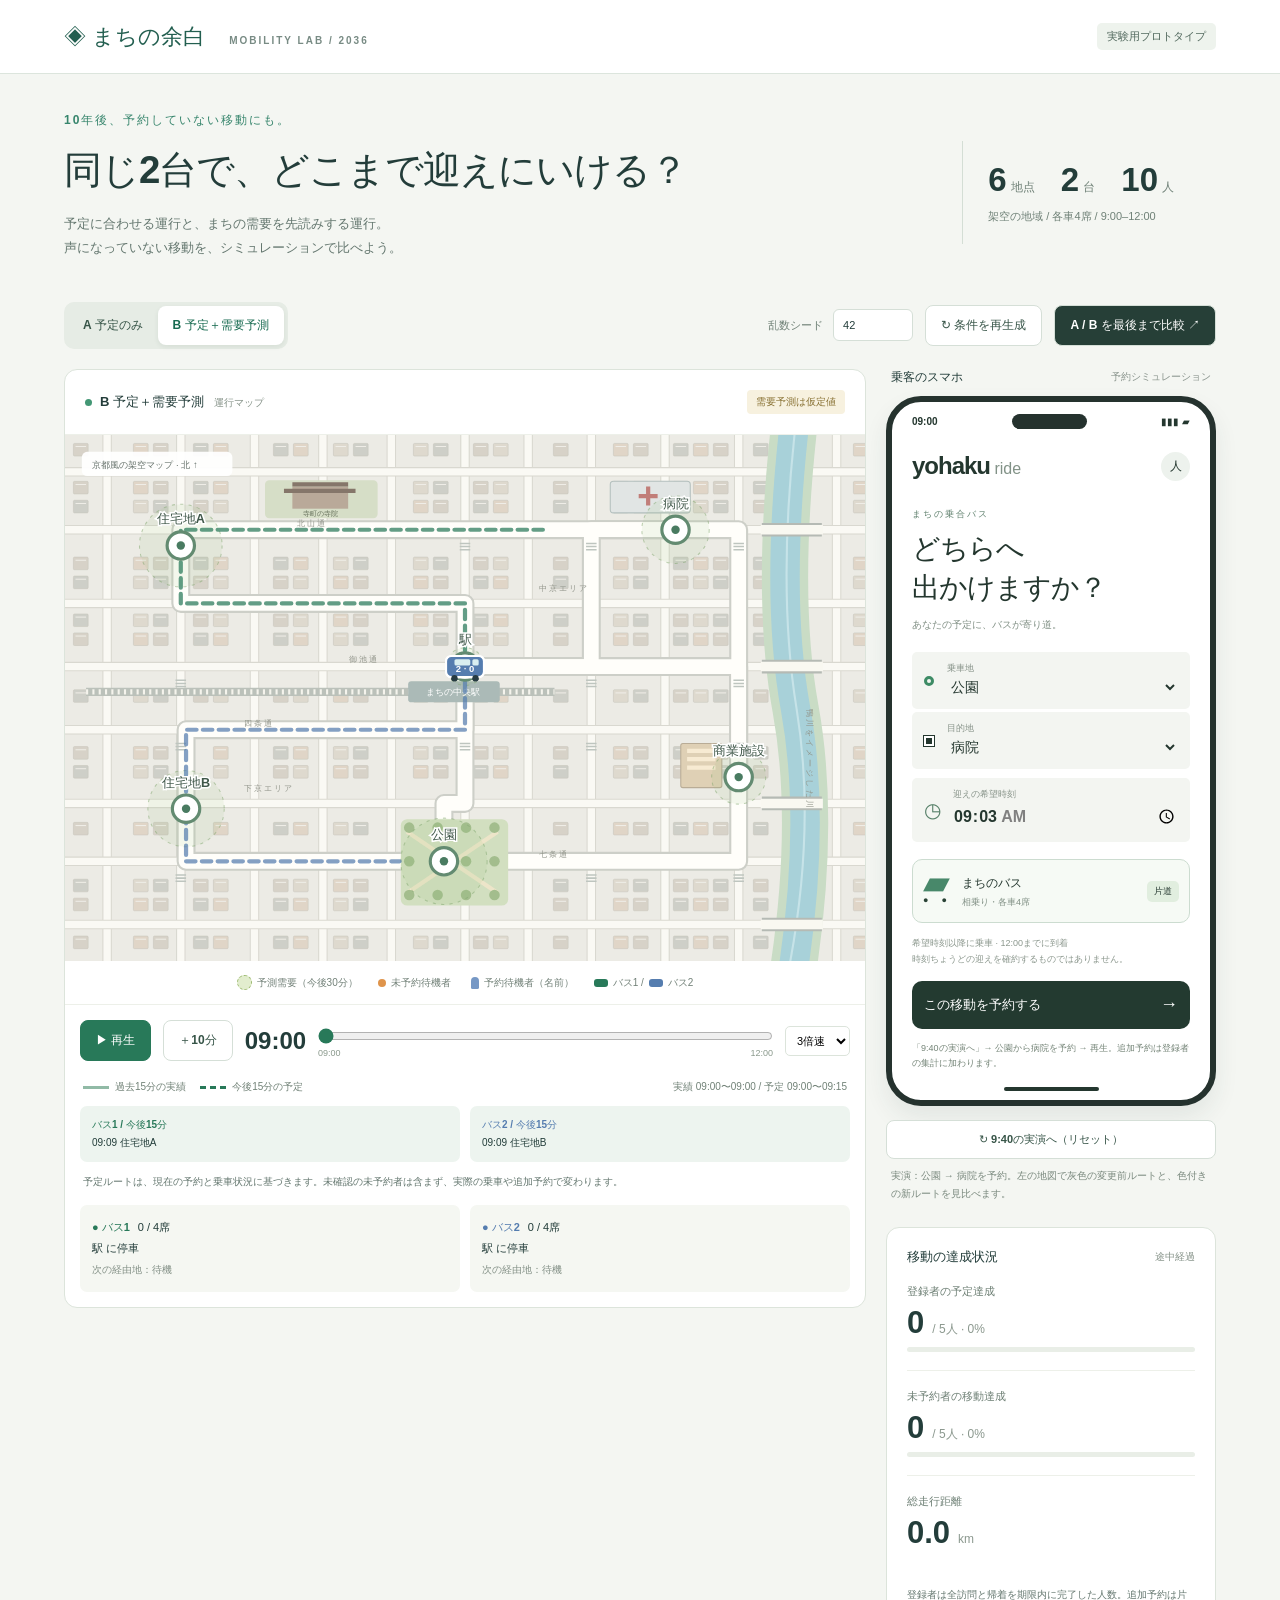
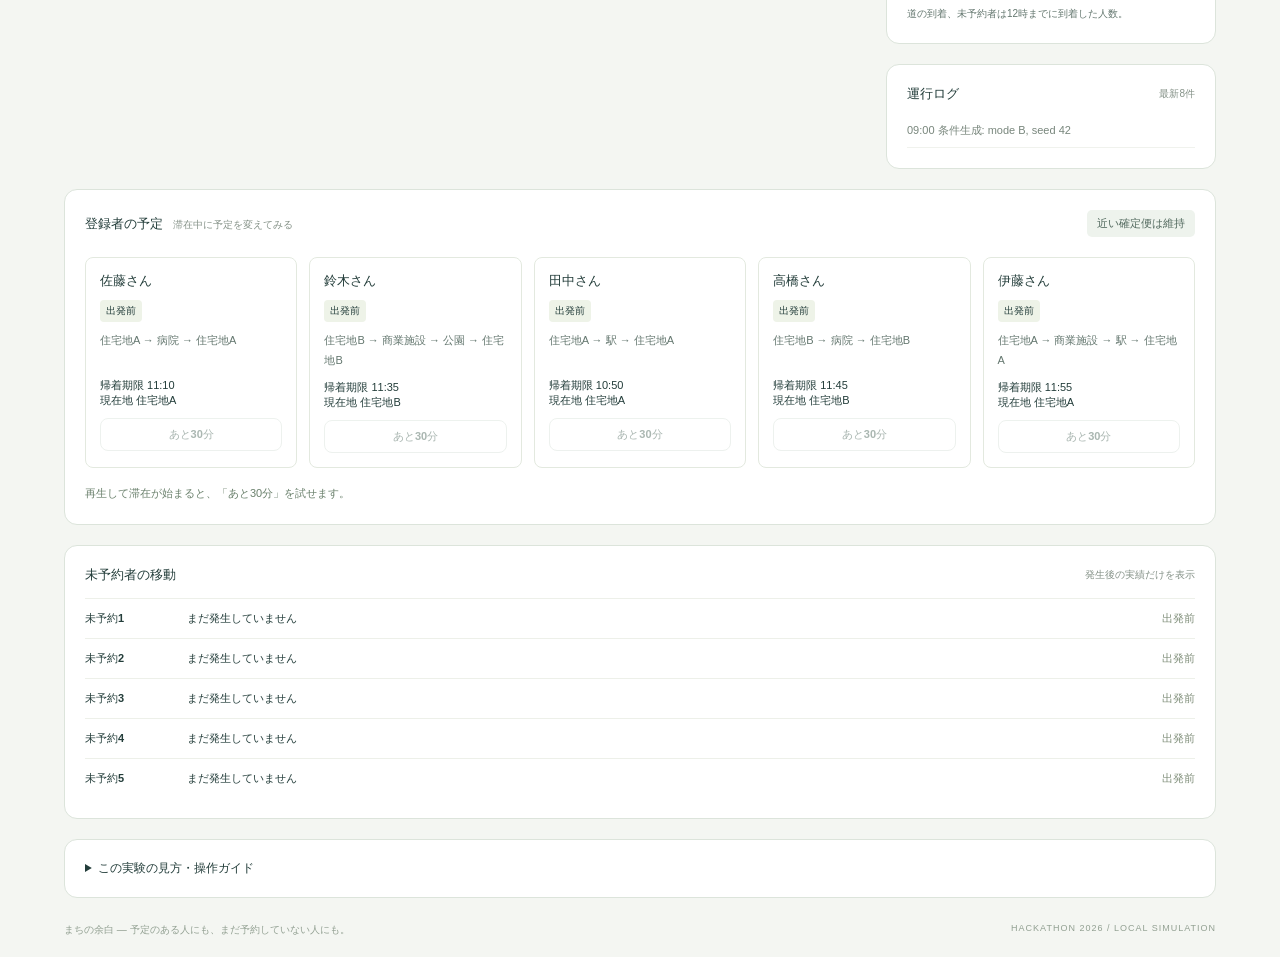
<file: index.html>
<!doctype html>
<html lang="ja"><head><meta charset="utf-8"><meta name="viewport" content="width=device-width, initial-scale=1"><link rel="icon" href="favicon.svg" type="image/svg+xml"><title>まちの余白 | 需要バスシミュレーター</title><link rel="stylesheet" href="style.css?v=20260913-1405"></head>
<body><header><a class="brand" href="./">◈ まちの余白 <small>MOBILITY LAB / 2036</small></a><span class="tag">実験用プロトタイプ</span></header>
<main><div class="intro"><div><div class="eyebrow">10年後、予約していない移動にも。</div><h1>同じ2台で、<br class="mobile">どこまで迎えにいける？</h1><p>予定に合わせる運行と、まちの需要を先読みする運行。<br>声になっていない移動を、シミュレーションで比べよう。</p></div><div class="conditions"><b>6<span>地点</span> 2<span>台</span> <strong id="population">10</strong><span>人</span></b><small>架空の地域 / 各車4席 / 9:00–12:00</small></div></div>
<section class="toolbar"><div class="modes" role="group" aria-label="運行方式"><button id="modeA">A 予定のみ</button><button id="modeB" class="selected">B 予定＋需要予測</button></div><label>乱数シード <input id="seed" type="number" value="42" min="1" max="999999"></label><button id="reset">↻ 条件を再生成</button><button id="compare" class="dark">A / B を最後まで比較 ↗</button></section>
<div class="layout"><section class="map-panel"><div class="panel-head"><div><span class="live-dot"></span><b id="modeTitle">B 予定＋需要予測</b><span class="muted">運行マップ</span></div><span class="assumption">需要予測は仮定値</span></div><svg id="map" viewBox="0 0 760 500" role="img" aria-label="6地点の道路、車両と待機者"></svg><div class="legend"><span><i class="halo"></i>予測需要（今後30分）</span><span><i class="wait-dot"></i>未予約待機者</span><span><i class="reserved-dot"></i>予約待機者（名前）</span><span><i class="bus-dot"></i>バス1 / <i class="bus-dot second"></i>バス2</span></div><div class="playback"><button id="play" class="primary">▶ 再生</button><button id="step">＋10分</button><strong id="clock">09:00</strong><div class="timeline"><input id="timeSlider" type="range" min="0" max="180" step="1" value="0" aria-label="表示時刻（9時から12時）" aria-valuetext="09:00"><div class="time-bounds"><span>09:00</span><span>12:00</span></div></div><label><select id="speed" aria-label="再生速度"><option value="1">標準</option><option value="3" selected>3倍速</option><option value="8">8倍速</option></select></label></div><div class="route-legend"><span class="past-line">過去15分の実績</span><span class="future-line">今後15分の予定</span><span id="beforeLegend" class="before-line" hidden>予約変更前</span><small id="routeWindow"></small></div><div id="planCards" class="plan-cards"></div><p class="route-note">予定ルートは、現在の予約と乗車状況に基づきます。未確認の未予約者は含まず、実際の乗車や追加予約で変わります。</p><div id="busCards" class="bus-cards"></div></section>
<aside><section class="reservation-card ride-shell"><div class="ride-caption"><b>乗客のスマホ</b><span>予約シミュレーション</span></div><div class="ride-phone"><div class="phone-status"><span id="phoneClock">09:00</span><span class="phone-island"></span><span>▮▮▮ ▰</span></div><div class="ride-app-head"><b>yohaku<span> ride</span></b><span class="ride-avatar">人</span></div><div class="ride-heading"><span class="ride-kicker">まちの乗合バス</span><h2>どちらへ<br>出かけますか？</h2><p>あなたの予定に、バスが寄り道。</p></div><form id="reservationForm"><div class="ride-location"><i class="pickup-pin"></i><label>乗車地<select id="reserveOrigin" aria-label="乗車地"></select></label></div><div class="ride-location"><i class="destination-pin"></i><label>目的地<select id="reserveDestination" aria-label="目的地"></select></label></div><div class="ride-location ride-time"><i class="pickup-clock">◷</i><label>迎えの希望時刻<input id="reserveTime" type="time" min="09:01" max="11:59" step="60" required aria-describedby="pickupTimeHelp"></label></div><div class="ride-vehicle"><span class="ride-bus-icon">▰<small>●　●</small></span><div><b>まちのバス</b><small>相乗り・各車4席</small></div><span class="ride-chip">片道</span></div><div class="reservation-terms"><span id="pickupTimeHelp">希望時刻以降に乗車 · 12:00までに到着<br>時刻ちょうどの迎えを確約するものではありません。</span></div><button id="reservationSubmit" type="submit">この移動を予約する <span>→</span></button></form><div id="rideProgress" class="ride-progress" aria-live="polite" hidden></div><button id="rideFollow" type="button" hidden>迎え・到着まで動かす ▶</button><p id="reservationNotice" class="notice" role="status"></p><div class="phone-home"></div></div><button id="demoSetup" class="demo-preset">↻ 9:40の実演へ（リセット）</button><p class="ride-help">実演：公園 → 病院を予約。左の地図で灰色の変更前ルートと、色付きの新ルートを見比べます。</p></section><section class="card"><div class="panel-head"><b>移動の達成状況</b><span id="phase" class="muted">途中経過</span></div><div id="stats"></div><p class="note">登録者は全訪問と帰着を期限内に完了した人数。追加予約は片道の到着、未予約者は12時までに到着した人数。</p></section><section class="card"><div class="panel-head"><b>運行ログ</b><span class="muted">最新8件</span></div><div id="logs" class="logs" aria-live="off"></div></section></aside></div>

<section id="comparison" class="card comparison" hidden></section>
<section class="card"><div class="panel-head"><div><b>登録者の予定</b><span class="muted">滞在中に予定を変えてみる</span></div><span class="tag">近い確定便は維持</span></div><div id="people" class="people"></div><p id="notice" class="notice" role="status">再生して滞在が始まると、「あと30分」を試せます。</p></section>
<section class="card"><div class="panel-head"><b>未予約者の移動</b><span class="muted">発生後の実績だけを表示</span></div><div id="walkins" class="walkins"></div></section>
<details class="card"><summary>この実験の見方・操作ガイド</summary>
<h3>まずは予約でルートを変えてみる</h3><p>「9:40の実演へ（リセット）」を押し、公園→病院のまま「この移動を予約する」。灰色の線が予約前、緑・青の破線が追加後の今後15分の予定です。再生すると、バスが道路を走り、停留所の人を迎えにいきます。実行中の区間や近い確定便がある場合、コースの変更はその後に反映されます。過去15分の走行実績は薄い実線で表示します。</p><p>右のスマホ画面で乗車地・目的地・迎えの希望時刻を選び、予約すると迎え予定と乗車状況が表示されます。「迎え・到着まで動かす」で時間が進み、待機中の名前が乗車時に消え、到着まで追えます。希望時刻は現在より1分以上先に設定します。指定時刻より前には乗車せず、その時刻以降で迎えを計算します。到着期限の12時までに移動時間が足りない予約は受け付けません。迎え時刻は現在の配車計算による目安で、追加の乗車で変わる場合があります。地図は京都風の架空の街です。細い生活道路は景観表示で、バスは設定された主要道路を走ります。</p><h3>基本操作を1分で体験</h3>
<ol class="guide">
<li><b>バスを動かす：</b>「B 予定＋需要予測」とシード「42」のまま、「＋10分」を2回押して9:20へ進めます。「再生」なら自動で進み、もう一度押すと一時停止。速度は右のメニューで変えられます。</li>
<li><b>予定を変える：</b>登録者の予定で、滞在中の佐藤さんの「あと30分」を押します。次の出発可能時刻が9:42から10:12に変わります。帰着期限は変わりません。運行を進め、後続の迎えや達成状況を見てください。</li>
<li><b>同じ条件で比べる：</b>「A / B を最後まで比較」を押すと、AとBを同じシード・追加予約と予定変更なしで9時から12時まで計算し、結果を並べます。いま見ている地図の時刻と変更内容はそのままです。</li>
<li><b>別の需要で試す：</b>シードを「1」に変えて比較すると、Bが必ず有利ではない例を見られます。「条件を再生成」でそのシードの運行を9時からやり直せます。A/Bの方式切り替えも運行と予定変更をリセットします。</li>
</ol>
<p><b>時間を自由に見返す：</b>時計の右のスライダーを動かすと、9:00〜12:00の任意の時刻へ1分単位で移動します。車両・待機者・達成状況・ログもその時刻に切り替わり、再生は一時停止します。予定変更は巻き戻しても保持されます。過去の時刻で新たに予定を変更した場合は、その時刻より後の変更を取り消して運行を再計算します。</p><h3>画面の読み方</h3>
<p>緑の円は今後30分の予測需要で、実際の乗客数ではありません。オレンジの人型アイコンはその場にいる未予約者。青い人型アイコンと名前は予約して迎えを待っている人で、乗車すると地図上の名前が消えます。バスの数字は「車両番号・乗車人数」です。「未予約者の移動」と運行ログで、実際の乗車・到着を追えます。</p>
<p>「あと30分」は滞在中に使えます。出発可能時刻まで10分以内、または次の迎えが確定済みの場合は変更を断ります。割り当てられない移動や期限内に終わらない予定も、成功として数えません。</p>
<p>比べたいのは「何人多く運べたか」と「そのために何km走ったか」。登録者の達成率も一緒に見てください。このデモのシード42では、登録者はA/Bとも5人達成、未予約者はAが0人・Bが4人、距離は109.8km・154.8kmです。距離増加も含めて効果を考える実験です。</p>
<h3>実験の条件と簡易版の範囲</h3><p>AもBも、停留所に来た時点で未予約者を確認し、運べる場合は受け入れます。Bだけが仮の期待需要を使って立ち寄ります。未来の発生時刻や、到着前の待機人数は配車に使いません。</p><p>結果は固定の道路と仮の需要から計算するもので、実地域での効果を保証しません。Bが必ず有利になる設定ではありません。比較ボタンは同じシード・追加予約と予定変更なしで最初からA/Bを実行します。</p><p>ブラウザ内で完結するHTML/JavaScript版です。AIによるコード作成支援を利用しています。需要予測は学習済みAIではなく仮定した分布です。</p><p id="engineNotes">簡易配車：固定道路の最短経路と貪欲な割当を使います。全訪問・全車両をまとめて最適化する方式ではありません。各車の次の迎え1件を確定し、その先は仮計画にします。出発可能時刻と帰着期限をもとに次便を割り当て、10分以内の便の変更は拒否します。将来の全訪問を含めた厳密な挿入最適化は本格版の追加範囲です。</p></details>
<footer>まちの余白 — 予定のある人にも、まだ予約していない人にも。<span>HACKATHON 2026 / LOCAL SIMULATION</span></footer></main><script src="engine.js"></script><script src="timeline.js"></script><script src="city-map.js"></script><script src="app.js?v=20260913-1405"></script></body></html>
</file>
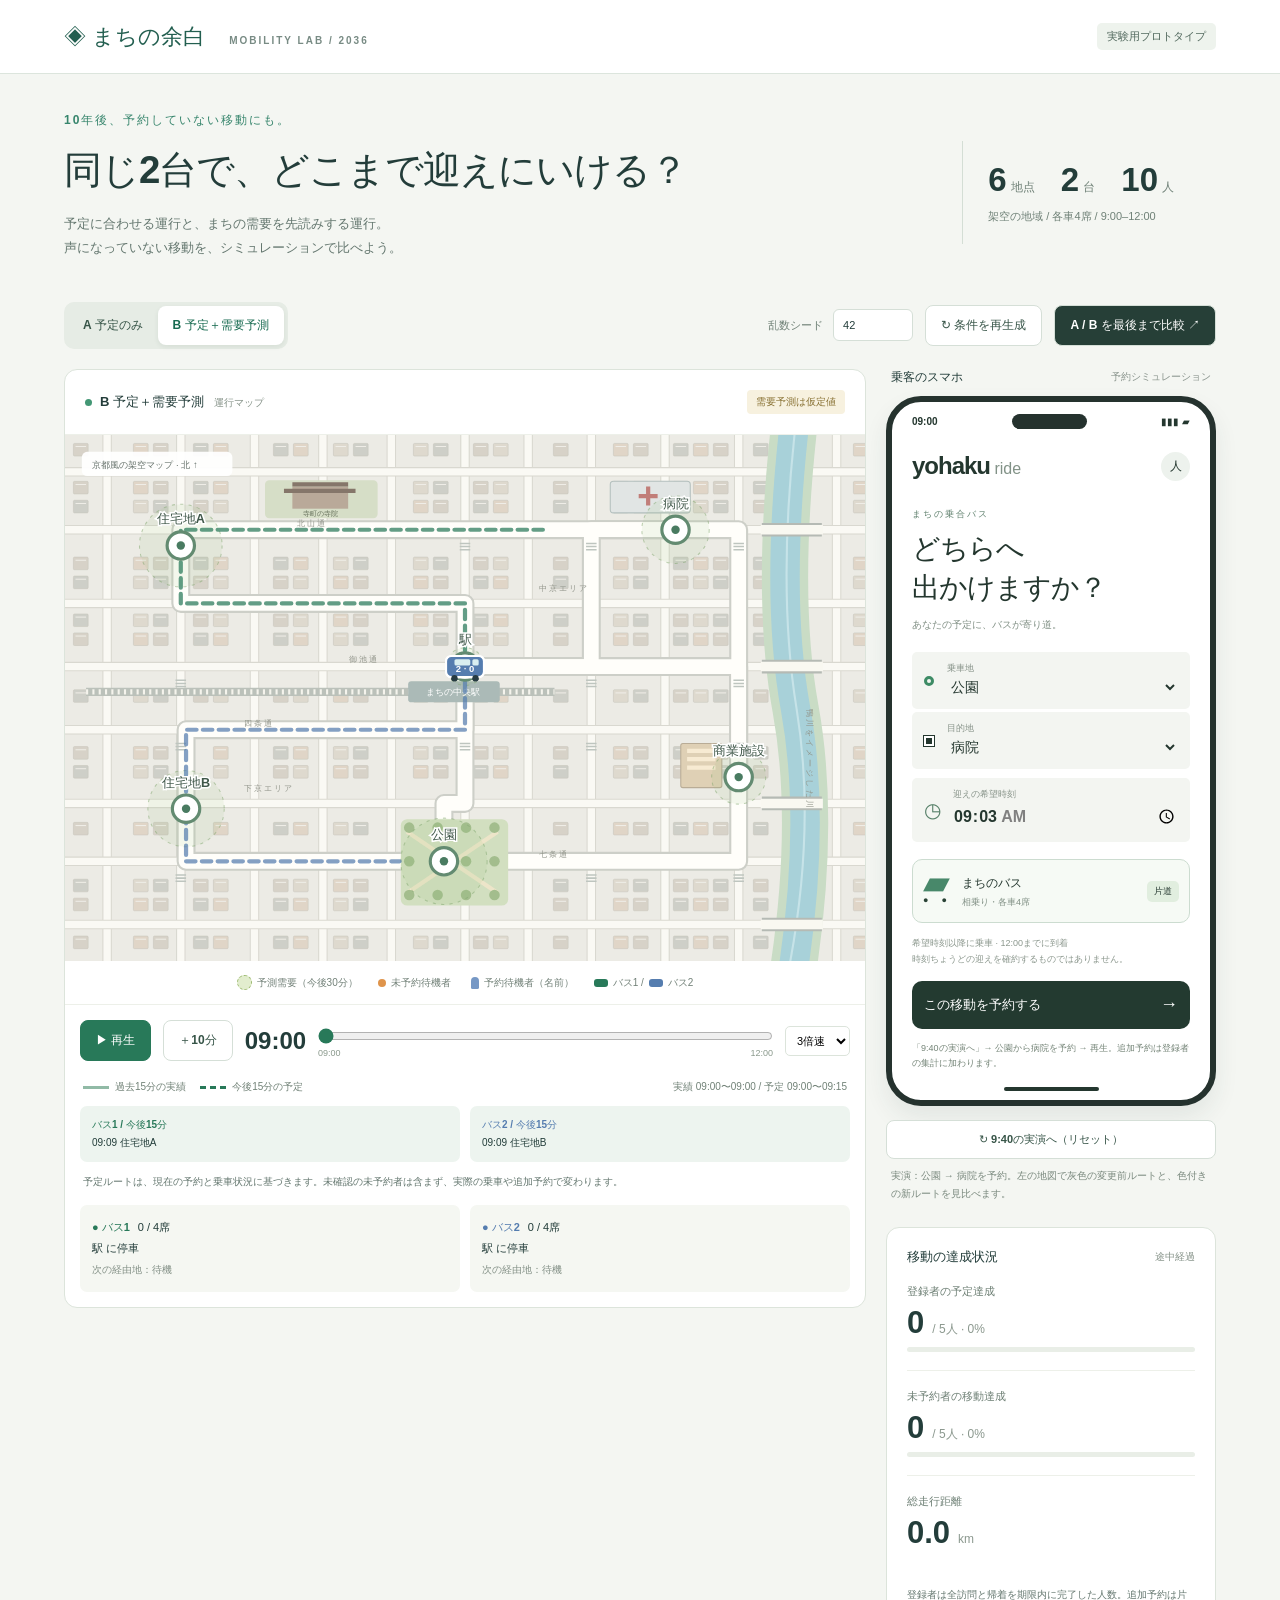
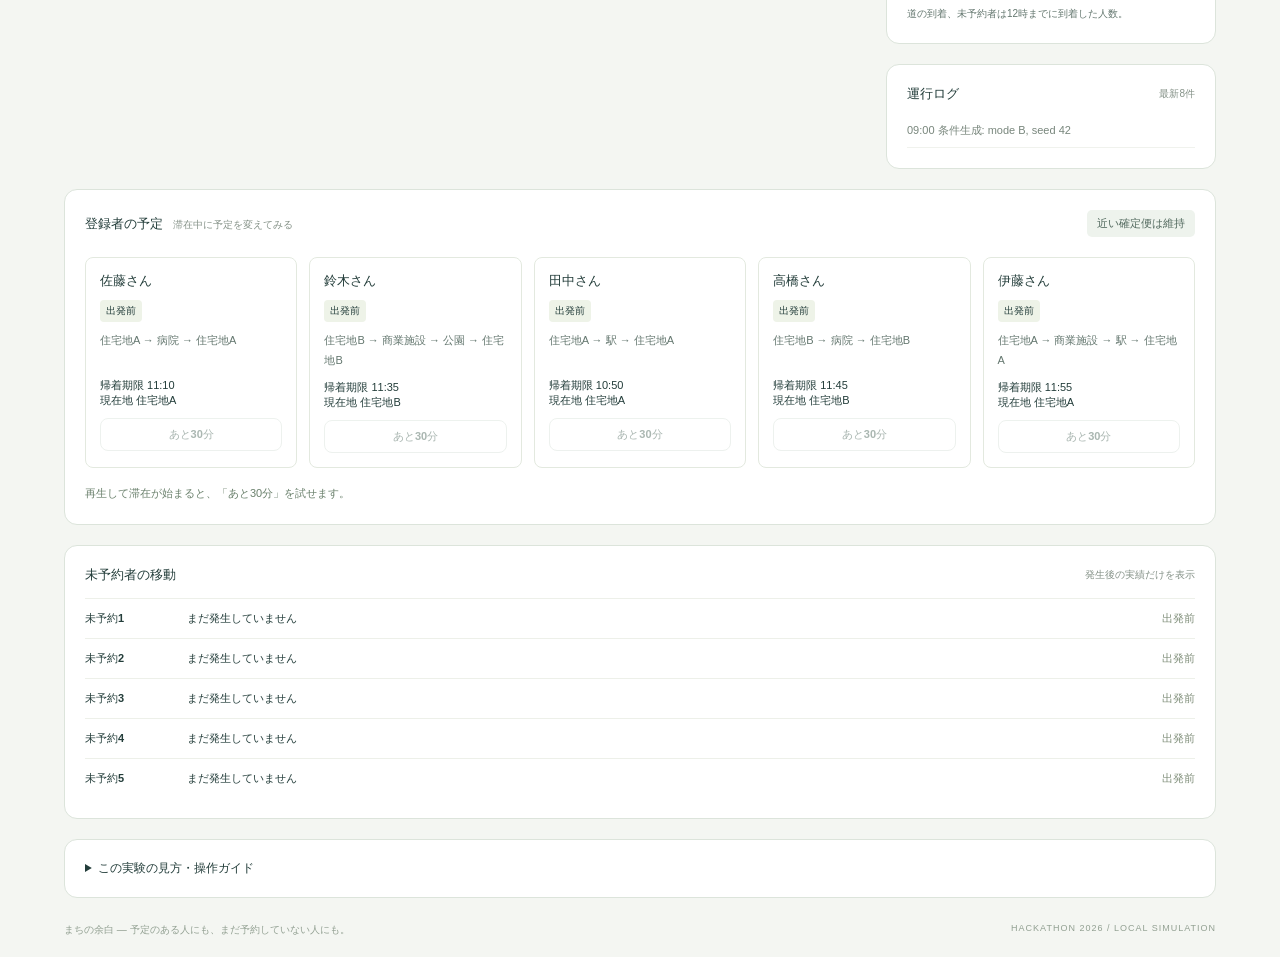
<file: docs/index.html>
<!doctype html>
<html lang="ja"><head><meta charset="utf-8"><meta name="viewport" content="width=device-width, initial-scale=1"><title>まちの余白 | 需要バスシミュレーター</title><style>:root{font-family:-apple-system,BlinkMacSystemFont,'Hiragino Kaku Gothic ProN','Noto Sans JP',sans-serif;color:#233d3a;background:#f4f6f2;font-synthesis:none}*{box-sizing:border-box}body{margin:0}header{height:74px;background:#fff;border-bottom:1px solid #dce5dd;display:flex;align-items:center;justify-content:space-between;padding:0 5%}.brand{text-decoration:none;color:#235f50;font-size:22px;font-weight:800}.brand small{font-size:10px;letter-spacing:2px;margin-left:18px;color:#788b84}.tag{font-size:11px;background:#eef3ed;padding:6px 10px;border-radius:5px;color:#52695e}main{max-width:1440px;margin:auto;padding:38px 5% 20px}.intro{display:flex;justify-content:space-between;align-items:center;margin-bottom:28px}.eyebrow{font-size:12px;font-weight:700;letter-spacing:2px;color:#36856c}h1{font-size:clamp(26px,3vw,39px);line-height:1.5;letter-spacing:-1px;margin:12px 0}p{font-size:13px;line-height:1.9;color:#64776f}.conditions{padding:20px 25px;border-left:1px solid #d4ded5}.conditions b{font-size:33px;white-space:nowrap}.conditions b span{font-size:12px;margin:0 17px 0 4px;color:#6f8177}.conditions small{display:block;font-size:11px;margin-top:10px;color:#6f8177}.toolbar{display:flex;gap:12px;align-items:center;margin-bottom:20px;flex-wrap:wrap}button,select,input{font:inherit}button{border:1px solid #d5dfd7;background:white;color:#365447;border-radius:8px;padding:11px 15px;font-size:12px;font-weight:650;cursor:pointer;transition:.15s}button:hover{background:#e3efe5;border-color:#86af99}button:disabled{cursor:default;opacity:.42}button:focus-visible,select:focus-visible,input:focus-visible{outline:3px solid #ebba53;outline-offset:2px}.modes{display:flex;background:#e6ece5;border-radius:10px;padding:4px}.modes button{border:0;background:transparent}.modes .selected{background:#fff;box-shadow:0 2px 5px #29443115;color:#176a50}.toolbar label{font-size:11px;margin-left:auto;color:#6d7f74}input{width:80px;border:1px solid #d5dfd7;border-radius:6px;padding:9px;margin-left:7px;background:white;color:#233d3a}.dark{background:#263f37;color:white}.primary{background:#287959;color:white;border-color:#287959}.layout{display:grid;grid-template-columns:minmax(0,2.4fr) minmax(255px,1fr);gap:20px}.map-panel,.card{border:1px solid #dce4db;background:#fff;border-radius:13px;overflow:hidden}.card{padding:20px;margin-bottom:20px}.panel-head{display:flex;align-items:center;justify-content:space-between;gap:10px;font-size:13px;flex-wrap:wrap}.map-panel>.panel-head{padding:20px;border-bottom:1px solid #edf0e9}.muted{font-size:10px;color:#849187;margin-left:10px}.live-dot{display:inline-block;width:7px;height:7px;border-radius:50%;background:#439775;margin-right:8px}.assumption{font-size:10px;color:#887133;background:#f7f1df;padding:5px 9px;border-radius:4px}#map{width:100%;display:block;background:#f7f9f3}svg text{font-family:inherit}.legend{display:flex;justify-content:center;gap:20px;padding:14px 8px;font-size:10px;color:#728178;border-bottom:1px solid #edf0e9}.legend span{display:flex;align-items:center;gap:5px}i{display:inline-block}.halo{width:15px;height:15px;background:#e2edce;border:1px dashed #9cba70;border-radius:50%}.wait-dot{height:8px;width:8px;border-radius:50%;background:#df944b}.bus-dot{height:8px;width:14px;background:#287959;border-radius:3px}.second{background:#557daf}.playback{padding:15px;display:flex;gap:12px;align-items:center}.playback strong{font-size:24px;font-variant-numeric:tabular-nums}.timeline{height:5px;background:#e8eee6;flex:1;border-radius:10px;overflow:hidden}#progress{height:100%;background:#499977;width:0}select{font-size:11px;padding:7px;border:1px solid #dce4db;border-radius:5px;background:white}.bus-cards{display:grid;grid-template-columns:1fr 1fr;gap:10px;padding:0 15px 15px}.bus-card{background:#f5f7f2;border-radius:7px;padding:12px;font-size:11px;line-height:1.9}.bus-card b{margin-right:8px}.stat{padding:18px 0;border-bottom:1px solid #edf0e9}.stat:last-child{border-bottom:0}.stat-label{font-size:11px;color:#6d7f74}.stat-value{display:flex;align-items:baseline;gap:8px;margin:7px 0}.stat-value b{font-size:31px;line-height:1.1}.stat-value span{font-size:12px;color:#8b988e}.bar{height:5px;background:#e9eee7;border-radius:9px;overflow:hidden}.bar>div{height:100%;background:#4c9575}.note{font-size:10px;margin-bottom:0}.logs{margin-top:12px;max-height:174px;overflow:auto;font-size:11px;line-height:1.8;color:#78867c}.logs div{border-bottom:1px solid #f0f2ed;padding:6px 0}.people{display:grid;grid-template-columns:repeat(5,1fr);gap:12px;margin-top:20px}.person{border:1px solid #e3e9df;border-radius:8px;padding:14px;font-size:11px}.person h3{font-size:13px;margin:0 0 10px}.person p{font-size:11px;line-height:1.8;min-height:38px;margin:9px 0}.person .status{font-size:10px;border-radius:4px;background:#eef3e8;padding:4px 6px;display:inline-block}.person button{width:100%;margin-top:10px;padding:8px;font-size:11px}.notice{font-size:11px;color:#6a806c;margin:15px 0 0}.comparison{margin-top:20px}.comparison table{width:100%;border-collapse:collapse;margin-top:15px;font-size:12px}.comparison td,.comparison th{padding:12px;text-align:left;border-bottom:1px solid #e7ede3}.comparison th{color:#6b7d71;font-weight:500}.comparison td:last-child{background:#f2f7ee}details{font-size:12px;margin-top:20px}summary{cursor:pointer;font-weight:600}footer{display:flex;justify-content:space-between;font-size:10px;color:#92a092;margin-top:25px;gap:20px}footer span{font-size:9px;letter-spacing:1px}.mobile{display:none}@media(max-width:1050px){main{padding:25px 3%}.layout{grid-template-columns:1fr}aside{display:grid;grid-template-columns:1fr 1fr;gap:20px}.conditions{display:none}.people{grid-template-columns:repeat(3,1fr)}.toolbar label{margin-left:0}}@media(max-width:600px){header{height:60px}.brand{font-size:18px}.brand small{display:none}main{padding:24px 14px}.mobile{display:block}.intro p{font-size:11px}.toolbar{gap:8px}.toolbar>.dark{width:100%}.modes{width:100%}.modes button{flex:1}.people{grid-template-columns:1fr 1fr}aside{display:block}.legend{gap:8px;font-size:8px}.playback{gap:7px;padding:12px 8px}.playback strong{font-size:20px}.playback button{padding:9px}.timeline{min-width:20px}footer{display:block}footer span{display:block;margin-top:10px}.panel-head .muted{display:none}.card{padding:15px}}
.walkins{margin-top:14px}.walkin{display:grid;grid-template-columns:90px 1fr 140px;gap:12px;border-top:1px solid #edf0e9;padding:12px 0;font-size:11px}.walkin .status{text-align:right;color:#7e8d78}@media(max-width:600px){.walkin{grid-template-columns:65px 1fr 95px;font-size:10px;gap:6px}}
.guide{padding-left:22px;color:#64776f;line-height:1.9}.guide li{margin:12px 0}.guide b{color:#365447}details h3{font-size:13px;margin:22px 0 10px}
.reserved-dot{width:8px;height:12px;background:#7698c5;border-radius:5px 5px 2px 2px}.legend{flex-wrap:wrap}.timeline{height:auto;overflow:visible;background:transparent;min-width:90px;flex:1}.timeline input[type=range]{display:block;width:100%;height:24px;padding:0;margin:0;border:0;border-radius:0;background:transparent;accent-color:#287959;cursor:ew-resize}.time-bounds{display:flex;justify-content:space-between;color:#8a998c;font-size:9px}.playback{flex-wrap:wrap}@media(max-width:600px){.playback .timeline{order:5;flex-basis:100%;margin-top:4px}.playback>label{margin-left:auto}.timeline input[type=range]{height:32px}}
.route-legend{display:flex;flex-wrap:wrap;gap:14px;align-items:center;padding:4px 18px 12px;font-size:10px;color:#718277}.route-legend span:before{content:'';display:inline-block;width:26px;margin-right:6px;vertical-align:middle;border-top:3px solid #91baa6}.route-legend .future-line:before{border-top:3px dashed #287959}.route-legend .before-line:before{border-top:3px dashed #8d98a6}.route-legend small{margin-left:auto;font-size:10px}.plan-cards{display:grid;grid-template-columns:1fr 1fr;gap:10px;padding:0 15px}.plan-card{padding:10px 12px;border-radius:7px;background:#edf4ef;line-height:1.8;font-size:10px}.plan-card b,.plan-card span{display:block}.route-note{font-size:10px;margin:10px 18px 14px}.reservation-card{margin-top:20px;background:#fbfdf8;border-color:#b9cfb8}#reservationForm{display:flex;gap:14px;align-items:flex-end;flex-wrap:wrap;margin-top:16px}#reservationForm label{font-size:11px;color:#6d7f74}#reservationForm select{display:block;min-width:140px;padding:10px;margin-top:7px;font-size:13px}.reserve-arrow{align-self:center;color:#8e9c8d}.reservation-terms{font-size:10px;color:#849180;align-self:center}#reservationSubmit{margin-left:auto}.people{grid-template-columns:repeat(auto-fit,minmax(150px,1fr))}@media(max-width:600px){#reservationForm{gap:10px}#reservationForm label{flex:1}#reservationForm select{min-width:0;width:100%}.reservation-terms{width:100%}#reservationSubmit{width:100%}.plan-cards{grid-template-columns:1fr}.route-legend small{margin-left:0;width:100%}}
aside .reservation-card{margin-top:0}aside .reservation-card .panel-head{display:block}aside #demoSetup{margin-top:12px;width:100%}aside #reservationForm{gap:9px}aside #reservationForm label{flex:1;min-width:75px}aside #reservationForm select{width:100%;min-width:0;font-size:12px}aside .reservation-terms{width:100%;font-size:9px}aside #reservationSubmit{width:100%}aside .reservation-card .muted{display:block;margin:7px 0 0}@media(min-width:601px) and (max-width:1050px){aside .reservation-card{grid-column:1 / -1}}
/* Passenger app beside an urban street map. */
.layout{grid-template-columns:minmax(0,1fr) 330px;align-items:start}.ride-shell{background:none;border:0;margin:0 0 24px;padding:0}.ride-caption{display:flex;justify-content:space-between;align-items:center;font-size:12px;margin:0 5px 10px}.ride-caption span{font-size:10px;color:#88938c}.ride-phone{background:#fff;border:6px solid #25322e;border-radius:35px;padding:12px 20px 9px;box-shadow:0 12px 25px #263f3715;color:#24372f;overflow:hidden}.phone-status{display:flex;justify-content:space-between;align-items:center;font-size:10px;font-weight:700;height:15px}.phone-island{height:15px;width:75px;background:#25322e;border-radius:20px}.ride-app-head{display:flex;justify-content:space-between;align-items:center;margin-top:23px}.ride-app-head>b{font-size:24px;letter-spacing:-1px}.ride-app-head>b span{font-weight:400;font-size:16px;color:#829287;letter-spacing:0}.ride-avatar{background:#edf2ed;width:29px;height:29px;border-radius:50%;display:grid;place-items:center;font-size:12px}.ride-heading{margin:22px 0 18px}.ride-kicker{font-size:9px;letter-spacing:2px;color:#60816e}.ride-heading h2{font-size:28px;line-height:1.4;letter-spacing:-1px;margin:8px 0}.ride-heading p{font-size:10px;margin:0;color:#819085}aside #reservationForm{display:block;margin:0}.ride-location{display:flex;gap:13px;align-items:center;background:#f3f5f1;padding:10px 12px;margin-bottom:3px;border-radius:5px}.ride-location i{width:10px;height:10px;flex-shrink:0}.pickup-pin{border:3px solid #3d8b65;border-radius:50%}.destination-pin{background:#24372f;border:2px solid white;outline:1px solid #24372f}.ride-location label{display:block;color:#879389!important;font-size:9px!important;width:100%}aside #reservationForm select{border:0;padding:3px 0;margin:0;background:transparent;font-size:14px;font-weight:650;color:#24372f;cursor:pointer}.ride-vehicle{display:flex;align-items:center;gap:12px;border:1px solid #ccdcd0;background:#f6faf5;border-radius:10px;padding:13px 10px;margin:17px 0 12px}.ride-vehicle b{font-size:12px}.ride-vehicle small{display:block;font-size:9px;color:#819085;margin-top:4px}.ride-bus-icon{font-size:35px;line-height:18px;color:#48886a;display:block}.ride-bus-icon small{font-size:9px;letter-spacing:2px;color:#294235;margin:0}.ride-chip{font-size:9px;background:#e1eedf;padding:4px 7px;border-radius:5px;margin-left:auto}aside .reservation-terms{font-size:9px;line-height:1.8;color:#8b978d;margin-bottom:13px}aside #reservationSubmit{border:0;background:#233a30;color:#fff;border-radius:10px;padding:15px 12px;font-size:13px;text-align:left}#reservationSubmit span{float:right;font-size:18px;line-height:17px}#reservationSubmit:hover{background:#34624b}.ride-phone .notice{font-size:9px;line-height:1.75;color:#748477;margin:12px 0}.phone-home{width:95px;height:4px;border-radius:5px;background:#24372f;margin:15px auto 0}.ride-progress{border-top:1px solid #e3e9df;margin-top:16px;padding-top:13px}.ride-progress b{display:block;font-size:15px}.ride-progress p{font-size:10px;line-height:1.8;margin:7px 0}.ride-progress small{font-size:9px;color:#829083}.ride-progress .ride-eta{font-size:24px;color:#287959;margin-top:7px;display:block}.ride-phone #rideFollow{width:100%;background:#e8f2e5;border:0;padding:11px;font-size:10px;margin-top:8px}aside #demoSetup{margin-top:14px;font-size:11px;background:#fff;width:100%}.ride-help{font-size:10px;line-height:1.8;padding:0 5px;margin:8px 0;color:#7a897e}.ride-shell [hidden]{display:none!important}.map-panel{min-width:0}#map{background:#ecebe5}@media(max-width:1050px) and (min-width:761px){.layout{grid-template-columns:minmax(0,1fr) 300px;gap:14px}aside{display:block}.ride-phone{padding-left:15px;padding-right:15px}.legend{gap:9px}.playback .timeline{flex-basis:100%;order:5}.plan-cards{grid-template-columns:1fr}}@media(max-width:760px){.layout{grid-template-columns:1fr}aside{display:block}.ride-shell{max-width:350px;margin:20px auto}.ride-phone{padding-left:22px;padding-right:22px}}
.ride-time{margin-top:9px}.ride-location .pickup-clock{width:16px;height:auto;font-style:normal;font-size:20px;color:#578069;line-height:1}#reserveTime{display:block;width:100%;box-sizing:border-box;margin:0;padding:4px 0;border:0;background:transparent;color:#24372f;font-size:16px;font-weight:650;min-height:30px}#reserveTime:invalid{color:#a55742}
</style></head>
<body><header><a class="brand" href="./">◈ まちの余白 <small>MOBILITY LAB / 2036</small></a><span class="tag">実験用プロトタイプ</span></header>
<main><div class="intro"><div><div class="eyebrow">10年後、予約していない移動にも。</div><h1>同じ2台で、<br class="mobile">どこまで迎えにいける？</h1><p>予定に合わせる運行と、まちの需要を先読みする運行。<br>声になっていない移動を、シミュレーションで比べよう。</p></div><div class="conditions"><b>6<span>地点</span> 2<span>台</span> <strong id="population">10</strong><span>人</span></b><small>架空の地域 / 各車4席 / 9:00–12:00</small></div></div>
<section class="toolbar"><div class="modes" role="group" aria-label="運行方式"><button id="modeA">A 予定のみ</button><button id="modeB" class="selected">B 予定＋需要予測</button></div><label>乱数シード <input id="seed" type="number" value="42" min="1" max="999999"></label><button id="reset">↻ 条件を再生成</button><button id="compare" class="dark">A / B を最後まで比較 ↗</button></section>
<div class="layout"><section class="map-panel"><div class="panel-head"><div><span class="live-dot"></span><b id="modeTitle">B 予定＋需要予測</b><span class="muted">運行マップ</span></div><span class="assumption">需要予測は仮定値</span></div><svg id="map" viewBox="0 0 760 500" role="img" aria-label="6地点の道路、車両と待機者"></svg><div class="legend"><span><i class="halo"></i>予測需要（今後30分）</span><span><i class="wait-dot"></i>未予約待機者</span><span><i class="reserved-dot"></i>予約待機者（名前）</span><span><i class="bus-dot"></i>バス1 / <i class="bus-dot second"></i>バス2</span></div><div class="playback"><button id="play" class="primary">▶ 再生</button><button id="step">＋10分</button><strong id="clock">09:00</strong><div class="timeline"><input id="timeSlider" type="range" min="0" max="180" step="1" value="0" aria-label="表示時刻（9時から12時）" aria-valuetext="09:00"><div class="time-bounds"><span>09:00</span><span>12:00</span></div></div><label><select id="speed" aria-label="再生速度"><option value="1">標準</option><option value="3" selected>3倍速</option><option value="8">8倍速</option></select></label></div><div class="route-legend"><span class="past-line">過去15分の実績</span><span class="future-line">今後15分の予定</span><span id="beforeLegend" class="before-line" hidden>予約変更前</span><small id="routeWindow"></small></div><div id="planCards" class="plan-cards"></div><p class="route-note">予定ルートは、現在の予約と乗車状況に基づきます。未確認の未予約者は含まず、実際の乗車や追加予約で変わります。</p><div id="busCards" class="bus-cards"></div></section>
<aside><section class="reservation-card ride-shell"><div class="ride-caption"><b>乗客のスマホ</b><span>予約シミュレーション</span></div><div class="ride-phone"><div class="phone-status"><span id="phoneClock">09:00</span><span class="phone-island"></span><span>▮▮▮ ▰</span></div><div class="ride-app-head"><b>yohaku<span> ride</span></b><span class="ride-avatar">人</span></div><div class="ride-heading"><span class="ride-kicker">まちの乗合バス</span><h2>どちらへ<br>出かけますか？</h2><p>あなたの予定に、バスが寄り道。</p></div><form id="reservationForm"><div class="ride-location"><i class="pickup-pin"></i><label>乗車地<select id="reserveOrigin" aria-label="乗車地"></select></label></div><div class="ride-location"><i class="destination-pin"></i><label>目的地<select id="reserveDestination" aria-label="目的地"></select></label></div><div class="ride-location ride-time"><i class="pickup-clock">◷</i><label>迎えの希望時刻<input id="reserveTime" type="time" min="09:01" max="11:59" step="60" required aria-describedby="pickupTimeHelp"></label></div><div class="ride-vehicle"><span class="ride-bus-icon">▰<small>●　●</small></span><div><b>まちのバス</b><small>相乗り・各車4席</small></div><span class="ride-chip">片道</span></div><div class="reservation-terms"><span id="pickupTimeHelp">希望時刻以降に乗車 · 12:00までに到着<br>時刻ちょうどの迎えを確約するものではありません。</span></div><button id="reservationSubmit" type="submit">この移動を予約する <span>→</span></button></form><div id="rideProgress" class="ride-progress" aria-live="polite" hidden></div><button id="rideFollow" type="button" hidden>迎え・到着まで動かす ▶</button><p id="reservationNotice" class="notice" role="status"></p><div class="phone-home"></div></div><button id="demoSetup" class="demo-preset">↻ 9:40の実演へ（リセット）</button><p class="ride-help">実演：公園 → 病院を予約。左の地図で灰色の変更前ルートと、色付きの新ルートを見比べます。</p></section><section class="card"><div class="panel-head"><b>移動の達成状況</b><span id="phase" class="muted">途中経過</span></div><div id="stats"></div><p class="note">登録者は全訪問と帰着を期限内に完了した人数。追加予約は片道の到着、未予約者は12時までに到着した人数。</p></section><section class="card"><div class="panel-head"><b>運行ログ</b><span class="muted">最新8件</span></div><div id="logs" class="logs" aria-live="off"></div></section></aside></div>

<section id="comparison" class="card comparison" hidden></section>
<section class="card"><div class="panel-head"><div><b>登録者の予定</b><span class="muted">滞在中に予定を変えてみる</span></div><span class="tag">近い確定便は維持</span></div><div id="people" class="people"></div><p id="notice" class="notice" role="status">再生して滞在が始まると、「あと30分」を試せます。</p></section>
<section class="card"><div class="panel-head"><b>未予約者の移動</b><span class="muted">発生後の実績だけを表示</span></div><div id="walkins" class="walkins"></div></section>
<details class="card"><summary>この実験の見方・操作ガイド</summary>
<h3>まずは予約でルートを変えてみる</h3><p>「9:40の実演へ（リセット）」を押し、公園→病院のまま「この移動を予約する」。灰色の線が予約前、緑・青の破線が追加後の今後15分の予定です。再生すると、バスが道路を走り、停留所の人を迎えにいきます。実行中の区間や近い確定便がある場合、コースの変更はその後に反映されます。過去15分の走行実績は薄い実線で表示します。</p><p>右のスマホ画面で乗車地・目的地・迎えの希望時刻を選び、予約すると迎え予定と乗車状況が表示されます。「迎え・到着まで動かす」で時間が進み、待機中の名前が乗車時に消え、到着まで追えます。希望時刻は現在より1分以上先に設定します。指定時刻より前には乗車せず、その時刻以降で迎えを計算します。到着期限の12時までに移動時間が足りない予約は受け付けません。迎え時刻は現在の配車計算による目安で、追加の乗車で変わる場合があります。地図は京都風の架空の街です。細い生活道路は景観表示で、バスは設定された主要道路を走ります。</p><h3>基本操作を1分で体験</h3>
<ol class="guide">
<li><b>バスを動かす：</b>「B 予定＋需要予測」とシード「42」のまま、「＋10分」を2回押して9:20へ進めます。「再生」なら自動で進み、もう一度押すと一時停止。速度は右のメニューで変えられます。</li>
<li><b>予定を変える：</b>登録者の予定で、滞在中の佐藤さんの「あと30分」を押します。次の出発可能時刻が9:42から10:12に変わります。帰着期限は変わりません。運行を進め、後続の迎えや達成状況を見てください。</li>
<li><b>同じ条件で比べる：</b>「A / B を最後まで比較」を押すと、AとBを同じシード・追加予約と予定変更なしで9時から12時まで計算し、結果を並べます。いま見ている地図の時刻と変更内容はそのままです。</li>
<li><b>別の需要で試す：</b>シードを「1」に変えて比較すると、Bが必ず有利ではない例を見られます。「条件を再生成」でそのシードの運行を9時からやり直せます。A/Bの方式切り替えも運行と予定変更をリセットします。</li>
</ol>
<p><b>時間を自由に見返す：</b>時計の右のスライダーを動かすと、9:00〜12:00の任意の時刻へ1分単位で移動します。車両・待機者・達成状況・ログもその時刻に切り替わり、再生は一時停止します。予定変更は巻き戻しても保持されます。過去の時刻で新たに予定を変更した場合は、その時刻より後の変更を取り消して運行を再計算します。</p><h3>画面の読み方</h3>
<p>緑の円は今後30分の予測需要で、実際の乗客数ではありません。オレンジの人型アイコンはその場にいる未予約者。青い人型アイコンと名前は予約して迎えを待っている人で、乗車すると地図上の名前が消えます。バスの数字は「車両番号・乗車人数」です。「未予約者の移動」と運行ログで、実際の乗車・到着を追えます。</p>
<p>「あと30分」は滞在中に使えます。出発可能時刻まで10分以内、または次の迎えが確定済みの場合は変更を断ります。割り当てられない移動や期限内に終わらない予定も、成功として数えません。</p>
<p>比べたいのは「何人多く運べたか」と「そのために何km走ったか」。登録者の達成率も一緒に見てください。このデモのシード42では、登録者はA/Bとも5人達成、未予約者はAが0人・Bが4人、距離は109.8km・154.8kmです。距離増加も含めて効果を考える実験です。</p>
<h3>実験の条件と簡易版の範囲</h3><p>AもBも、停留所に来た時点で未予約者を確認し、運べる場合は受け入れます。Bだけが仮の期待需要を使って立ち寄ります。未来の発生時刻や、到着前の待機人数は配車に使いません。</p><p>結果は固定の道路と仮の需要から計算するもので、実地域での効果を保証しません。Bが必ず有利になる設定ではありません。比較ボタンは同じシード・追加予約と予定変更なしで最初からA/Bを実行します。</p><p>ブラウザ内で完結するHTML/JavaScript版です。AIによるコード作成支援を利用しています。需要予測は学習済みAIではなく仮定した分布です。</p><p id="engineNotes">簡易配車：固定道路の最短経路と貪欲な割当を使います。全訪問・全車両をまとめて最適化する方式ではありません。各車の次の迎え1件を確定し、その先は仮計画にします。出発可能時刻と帰着期限をもとに次便を割り当て、10分以内の便の変更は拒否します。将来の全訪問を含めた厳密な挿入最適化は本格版の追加範囲です。</p></details>
<footer>まちの余白 — 予定のある人にも、まだ予約していない人にも。<span>HACKATHON 2026 / LOCAL SIMULATION</span></footer></main><script>/* BusSim: dependency-free, deterministic demo simulation.
 * Simplification: routing uses a fixed road graph and greedy insertion scoring;
 * it is deliberately not an optimiser. A road-minute is 0.45 km for display.
 */
(function (root, factory) {
  var api = factory();
  if (typeof module !== 'undefined' && module.exports) module.exports = api;
  if (root) root.BusSim = api;
}(typeof window !== 'undefined' ? window : globalThis, function () {
  'use strict';

  var nodes = [
    { id: 'station', name: '駅', x: 380, y: 220 },
    { id: 'homeA', name: '住宅地A', x: 110, y: 105 },
    { id: 'homeB', name: '住宅地B', x: 115, y: 355 },
    { id: 'hospital', name: '病院', x: 580, y: 90 },
    { id: 'mall', name: '商業施設', x: 640, y: 325 },
    { id: 'park', name: '公園', x: 360, y: 405 }
  ];
  // [from, to, road minutes]. Roads are usable in both directions.
  var edges = [
    ['station', 'homeA', 8], ['station', 'homeB', 8], ['station', 'hospital', 7],
    ['station', 'mall', 7], ['station', 'park', 6], ['homeA', 'hospital', 8],
    ['homeB', 'park', 7], ['park', 'mall', 7], ['hospital', 'mall', 8]
  ];
  var byId = {}; nodes.forEach(function (n) { byId[n.id] = n; });
  var graph = {};
  nodes.forEach(function (n) { graph[n.id] = []; });
  edges.forEach(function (e) { graph[e[0]].push([e[1], e[2]]); graph[e[1]].push([e[0], e[2]]); });

  function rng(seed) { // Mulberry32, accepting strings too.
    var h = 1779033703;
    String(seed == null ? 1 : seed).split('').forEach(function (c) { h = Math.imul(h ^ c.charCodeAt(0), 3432918353); h = (h << 13) | (h >>> 19); });
    return function () { h = Math.imul(h ^ (h >>> 16), 2246822507); h = Math.imul(h ^ (h >>> 13), 3266489909); return ((h ^= h >>> 16) >>> 0) / 4294967296; };
  }
  function path(from, to) {
    var dist = {}, prev = {}, open = [from];
    nodes.forEach(function (n) { dist[n.id] = Infinity; }); dist[from] = 0;
    while (open.length) {
      open.sort(function (a, b) { return dist[a] - dist[b]; });
      var u = open.shift(); if (u === to) break;
      graph[u].forEach(function (e) { var v = e[0], d = dist[u] + e[1]; if (d < dist[v]) { dist[v] = d; prev[v] = u; if (open.indexOf(v) < 0) open.push(v); } });
    }
    var result = [to]; while (result[0] !== from) { if (!prev[result[0]]) return { nodes: [from], minutes: Infinity }; result.unshift(prev[result[0]]); }
    return { nodes: result, minutes: dist[to] };
  }
  function legMinutes(a, b) { return path(a, b).minutes; }
  function personDestination(p) {
    if (p.kind === 'walkin' || p.oneWay) return p.destination;
    return p.returning ? p.origin : p.visits[p.visitIndex];
  }
  function log(s, text) { s.logs.push('[' + String(s.time).padStart(3, '0') + '] ' + text); }
  function clone(v) { return JSON.parse(JSON.stringify(v)); }

  function makeRegistered() {
    return [
      ['r1', '佐藤さん', 'homeA', ['hospital'], [25], 0, 130],
      ['r2', '鈴木さん', 'homeB', ['mall', 'park'], [30, 20], 4, 155],
      ['r3', '田中さん', 'homeA', ['station'], [15], 12, 110],
      ['r4', '高橋さん', 'homeB', ['hospital'], [35], 18, 165],
      ['r5', '伊藤さん', 'homeA', ['mall', 'station'], [20, 15], 25, 175]
    ].map(function (x) { return { id: x[0], name: x[1], kind: 'registered', origin: x[2], destination: x[3][0], node: x[2], status: 'pending', readyAt: x[5], deadline: x[6], visits: x[3], stays: x[4], visitIndex: 0, returning: false, planBus: null, locked: false, completedVisits: [], completedStays: [] }; });
  }
  function makeWalkins(random) {
    var origins = ['homeA', 'homeB', 'hospital', 'mall', 'park'];
    return origins.map(function (origin, i) {
      var choices = nodes.map(function (n) { return n.id; }).filter(function (id) { return id !== origin; });
      return { id: 'w' + (i + 1), name: '未予約' + (i + 1), kind: 'walkin', origin: origin, destination: choices[Math.floor(random() * choices.length)], node: origin, status: 'pending', readyAt: 15 + Math.floor(random() * 125), deadline: 0, visits: [], stays: [], visitIndex: 0, planBus: null, locked: false, completedVisits: [], completedStays: [] };
    });
  }
  function create(seed, mode) {
    var random = rng(seed);
    var s = { time: 0, mode: mode === 'A' ? 'A' : 'B', seed: seed == null ? 1 : seed,
      buses: [{ id: 'bus1', node: 'station', edge: null, onboard: [], route: [], distance: 0 }, { id: 'bus2', node: 'station', edge: null, onboard: [], route: [], distance: 0 }],
      people: makeRegistered().concat(makeWalkins(random)), logs: [], boardingChecks: [], capacity: 4, finished: false };
    log(s, '条件生成: mode ' + s.mode + ', seed ' + s.seed);
    return s;
  }
  function forecastIn(state, nodeId, time) {
    // Expected *new* arrivals in [time,time+30), never looks at actual people.
    var i = nodes.map(function (n) { return n.id; }).indexOf(nodeId);
    var wave = Math.floor(time / 30);
    var raw = ((i * 7 + wave * 5) % 9) / 3;
    return Math.round(raw * 10) / 10;
  }
  function forecast(nodeId, time) {
    // Public forecast is intentionally independent of actual waiting people.
    return forecastIn(null, nodeId, time);
  }
  function personById(s, id) { return s.people.filter(function (p) { return p.id === id; })[0]; }
  function waitingAt(s, node, registeredOnly) { return s.people.filter(function (p) { return p.status === 'waiting' && p.node === node && (!registeredOnly || p.kind === 'registered'); }); }
  function pickBusFor(s, p) {
    // Greedy insertion score: current immutable edge/onboard work is retained;
    // candidate pickup is appended after it, and the earliest feasible bus wins.
    var best = null;
    s.buses.forEach(function (b) {
      var anchor = b.edge ? b.edge.to : b.node, extra = legMinutes(anchor, p.node) + legMinutes(p.node, personDestination(p));
      var locked = b.edge ? (b.edge.duration - b.edge.elapsed) : 0;
      // Earlier planned legs form the insertion baseline. This is intentionally
      // greedy, but prevents all future reservations from collapsing on bus1.
      var planned = s.people.filter(function (q) { return q !== p && q.kind === 'registered' && q.planBus === b.id && ['pending', 'staying', 'waiting'].indexOf(q.status) >= 0; })
        .reduce(function (sum, q) { return sum + legMinutes(anchor, q.node) + legMinutes(q.node, personDestination(q)); }, 0);
      var score = locked + planned + extra + b.onboard.length * 3;
      if (!best || score < best.score || (score === best.score && b.id < best.bus.id)) best = { bus: b, score: score };
    });
    return best && best.score <= Math.max(0, p.deadline - s.time) ? best.bus : null;
  }
  function scheduleReservations(s) {
    // Simplification declared: each bus confirms only its *next* pickup.
    // Later registered legs remain soft plans, avoiding mutually impossible
    // simultaneous promises while still preserving the next 10-minute booking.
    s.buses.forEach(function (b) {
      var held = b.confirmedPickupId && personById(s, b.confirmedPickupId);
      if (!held || ['pending', 'staying', 'waiting'].indexOf(held.status) < 0) b.confirmedPickupId = null;
    });
    var active = s.people.filter(function (p) { return p.kind === 'registered' && ['pending', 'staying', 'waiting'].indexOf(p.status) >= 0; })
      .sort(function (a, b) { return a.readyAt - b.readyAt || a.id.localeCompare(b.id); });
    active.forEach(function (p) { if (!p.locked) { var soft = pickBusFor(s, p); if (soft) p.planBus = soft.id; } });
    s.buses.forEach(function (b) {
      if (b.confirmedPickupId) return;
      var candidates = active.filter(function (p) { return !p.locked && !p.unassigned && p.planBus === b.id && p.readyAt - s.time <= 10; });
      if (!candidates.length) return;
      var p = candidates[0], pickup = estimatePickupAt(s, b, p);
      if (pickup <= 180 && pickup <= p.deadline - legMinutes(p.node, personDestination(p))) {
        p.locked = true; p.pickupAt = pickup; b.confirmedPickupId = p.id;
      } else { p.planBus = null; p.unassigned = true; log(s, p.name + ' は確定便に挿入できず未割当'); }
    });
  }
  function activatePeople(s) {
    s.people.forEach(function (p) {
      if (p.status === 'pending' && s.time >= p.readyAt) {
        p.status = 'waiting';
        // For a walk-in this is a boarding cutoff, not an arrival deadline.
        if (p.kind === 'walkin') { p.waitUntil = s.time + 30; p.deadline = p.waitUntil; }
        log(s, p.name + ' が ' + byId[p.node].name + ' で待機開始');
      }
      if (p.status === 'staying' && s.time >= p.readyAt) {
        p.completedStays.push({ node: p.node, minutes: s.time - p.stayStartedAt });
        p.status = 'waiting';
        if (p.visitIndex >= p.visits.length) { p.returning = true; p.destination = p.origin; }
        else p.destination = personDestination(p);
        log(s, p.name + ' の次の移動が可能');
      }
      if (p.status === 'waiting' && s.time > (p.kind === 'walkin' ? p.waitUntil : p.deadline)) { p.status = 'missed'; log(s, p.name + ' は' + (p.kind === 'walkin' ? '待機時間切れ' : '期限超過')); }
    });
  }
  function busAnchor(s, b) {
    if (!b.edge) return { node: b.node, time: s.time };
    return { node: b.edge.to, time: s.time + (b.edge.duration - b.edge.elapsed) };
  }
  function projectedDropoffs(s, b, candidate) {
    var riders = b.onboard.map(function (id) { return personById(s, id); }).filter(Boolean);
    if (candidate) riders.push(candidate);
    var anchor = busAnchor(s, b), at = anchor.node, time = anchor.time, result = [];
    while (riders.length) {
      riders.sort(function (a, c) { return legMinutes(at, personDestination(a)) - legMinutes(at, personDestination(c)); });
      var p = riders.shift(), d = legMinutes(at, personDestination(p)); time += d; at = personDestination(p); result.push({ person: p, time: time, node: at });
    }
    return { time: time, node: at, stops: result };
  }
  function estimatePickupAt(s, b, p) {
    var projection = projectedDropoffs(s, b, null);
    return Math.max(p.readyAt, projection.time + legMinutes(projection.node, p.node));
  }
  function canBoard(s, b, p) {
    if (b.onboard.length >= s.capacity) return false;
    var before = projectedDropoffs(s, b, null), projection = projectedDropoffs(s, b, p), ok = true;
    var beforeTimes = {}; before.stops.forEach(function (stop) { beforeTimes[stop.person.id] = stop.time; });
    projection.stops.forEach(function (stop) {
      if (stop.time > 180) ok = false;
      if (stop.person.kind === 'registered' && stop.time > stop.person.deadline) ok = false;
      // A walk-in is accepted only when no existing onboard person's committed
      // arrival gets later; its 30-minute limit was checked before boarding.
      if (beforeTimes[stop.person.id] != null && stop.time > beforeTimes[stop.person.id]) ok = false;
    });
    // Do not accept a walk-in when it would make a confirmed pickup impossible.
    s.people.filter(function (q) { return q !== p && q.id === b.confirmedPickupId && q.kind === 'registered' && ['pending', 'staying', 'waiting'].indexOf(q.status) >= 0; }).forEach(function (q) {
      var pickup = projection.time + legMinutes(projection.node, q.node);
      if (pickup > q.pickupAt || pickup > 180) ok = false;
    });
    if (p.kind === 'walkin') s.boardingChecks.push({ time: s.time, busId: b.id, personId: p.id, accepted: ok,
      before: before.stops.map(function (stop) { return { personId: stop.person.id, time: stop.time }; }),
      after: projection.stops.map(function (stop) { return { personId: stop.person.id, time: stop.time }; }) });
    return ok;
  }
  function arrive(s, b) {
    var leaving = b.onboard.slice();
    leaving.forEach(function (id) {
      var p = personById(s, id);
      if (p && personDestination(p) === b.node) {
        b.onboard.splice(b.onboard.indexOf(id), 1); p.node = b.node;
        if (p.kind === 'walkin' || p.oneWay) { p.completedVisits.push(b.node); p.status = s.time <= 180 && (p.kind === 'walkin' || s.time <= p.deadline) ? 'done' : 'missed'; if (p.status === 'done') p.completedAt = s.time; log(s, p.name + (p.status === 'done' ? ' が目的地に到着' : ' が12時超過')); }
        else if (!p.returning) {
          p.completedVisits.push(b.node); p.visitIndex++; p.status = 'staying'; p.stayStartedAt = s.time; p.readyAt = s.time + (p.stays[p.visitIndex - 1] || 0); p.planBus = null; p.pickupAt = null; p.locked = false;
          log(s, p.name + ' が ' + byId[b.node].name + ' で滞在開始');
        } else { p.status = s.time <= 180 && s.time <= p.deadline ? 'done' : 'missed'; if (p.status === 'done') p.completedAt = s.time; log(s, p.name + (p.status === 'done' ? ' が帰着・達成' : ' が期限超過')); }
      }
    });
    // This is the only point a walk-in is visible to a bus: no remote dispatch on it.
    waitingAt(s, b.node, false).sort(function (a, c) { return (a.kind === 'registered' ? 0 : 1) - (c.kind === 'registered' ? 0 : 1) || a.id.localeCompare(c.id); }).forEach(function (p) {
      if (b.onboard.length < s.capacity && (p.kind === 'walkin' || p.planBus === b.id || !p.locked) && canBoard(s, b, p)) { b.onboard.push(p.id); p.status = 'onboard'; p.boardedAt = s.time; p.planBus = b.id; log(s, p.name + ' が ' + b.id + ' に乗車'); }
    });
  }
  function startEdge(s, b, to) {
    if (!to || to === b.node) return;
    var route = path(b.node, to); if (route.nodes.length < 2) return;
    // route is strictly the future itinerary, never a travel history.
    b.route = route.nodes.slice(1);
    var next = b.route[0], duration = graph[b.node].filter(function (e) { return e[0] === next; })[0][1];
    b.edge = { from: b.node, to: next, elapsed: 0, duration: duration };
  }
  function canForecastDetour(s, b, target) {
    var anchor = busAnchor(s, b), time = anchor.time + legMinutes(anchor.node, target), at = target;
    var commitments = s.people.filter(function (p) { return p.id === b.confirmedPickupId || (p.kind === 'registered' && p.planBus === b.id && ['pending', 'staying'].indexOf(p.status) >= 0); }).sort(function (a, c) { return a.readyAt - c.readyAt; }).slice(0, 1);
    for (var i = 0; i < commitments.length; i++) {
      var p = commitments[i]; time += legMinutes(at, p.node); at = p.node;
      // Unlocked future requests are still planning constraints; only their
      // final pickup timestamp may be recalculated. Locked ones use pickupAt.
      if (time > (p.pickupAt == null ? p.readyAt : p.pickupAt)) return false;
      if (time < p.readyAt) time = p.readyAt;
    }
    return time <= 180;
  }
  function chooseMove(s, b) {
    arrive(s, b);
    var aboard = b.onboard.map(function (id) { return personById(s, id); }).filter(Boolean);
    if (aboard.length) { aboard.sort(function (a, c) { return legMinutes(b.node, personDestination(a)) - legMinutes(b.node, personDestination(c)); }); startEdge(s, b, personDestination(aboard[0])); return; }
    var confirmed = b.confirmedPickupId && personById(s, b.confirmedPickupId);
    if (confirmed && ['pending', 'staying', 'waiting'].indexOf(confirmed.status) >= 0) { if (b.node !== confirmed.node) startEdge(s, b, confirmed.node); return; }
    var reservations = s.people.filter(function (p) { return p.kind === 'registered' && p.status === 'waiting' && p.planBus === b.id; });
    reservations.sort(function (a, c) { return legMinutes(b.node, a.node) - legMinutes(b.node, c.node) || a.deadline - c.deadline; });
    if (reservations.length) { startEdge(s, b, reservations[0].node); return; }
    if (s.mode === 'B') {
      var target = null, score = 0;
      nodes.forEach(function (n) { var d = legMinutes(b.node, n.id), value = forecastIn(s, n.id, s.time + d) - d * 0.09; if (n.id !== b.node && canForecastDetour(s, b, n.id) && value > score) { score = value; target = n.id; } });
      if (target) { log(s, b.id + ' が予測需要へ回送'); startEdge(s, b, target); }
    } else if (b.node !== 'station') startEdge(s, b, 'station');
  }
  function step(s) {
    if (!s || !s.buses || !s.people) throw new Error('BusSim state is required');
    if (s.finished || s.time >= 180) { s.finished = true; return s; }
    s.time++;
    activatePeople(s);
    scheduleReservations(s);
    s.buses.forEach(function (b) {
      if (b.edge) { b.edge.elapsed++; b.distance += 0.45; if (b.edge.elapsed >= b.edge.duration) { b.node = b.edge.to; if (b.route[0] === b.node) b.route.shift(); b.edge = null; log(s, b.id + ' が ' + byId[b.node].name + ' に到着'); } }
      if (!b.edge) chooseMove(s, b);
    });
    if (s.time >= 180) { s.finished = true; log(s, '12時: シミュレーション終了'); }
    return s;
  }
  function extend(s, personId) {
    var p = s.people.filter(function (q) { return q.id === personId; })[0];
    if (!p) return { ok: false, message: '利用者が見つかりません' };
    if (p.kind !== 'registered' || p.status !== 'staying') return { ok: false, message: '滞在中の登録者のみ延長できます' };
    if (p.locked || p.readyAt - s.time <= 10) return { ok: false, message: '10分以内の確定便は変更できません' };
    p.readyAt += 30; p.planBus = null; p.pickupAt = null;
    // Existing bus edges/onboard movements stay fixed; only this later leg is recomputed.
    log(s, p.name + ' の滞在を30分延長（後続便を再計算）');
    return { ok: true, message: p.name + ' の滞在を30分延長しました' };
  }
  function addReservation(s, request) {
    if (!request || !byId[request.origin] || !byId[request.destination] || request.origin === request.destination)
      return { ok: false, message: '異なる出発地と目的地を選んでください' };
    var ready = Number(request.readyAt), deadline = Number(request.deadline);
    if (s.time >= 180 || !Number.isInteger(ready) || !Number.isInteger(deadline) || ready < s.time + 1 || deadline > 180 || deadline < ready + legMinutes(request.origin, request.destination))
      return { ok: false, message: '出発は現在より1分以上先、到着期限は移動時間を含め12時までに設定してください' };
    var serial = s.people.filter(function(p) { return p.oneWay; }).length + 1;
    var id = 'extra' + serial;
    s.people.push({ id: id, name: '追加予約' + serial, kind: 'registered', oneWay: true,
      origin: request.origin, destination: request.destination, node: request.origin,
      status: 'pending', readyAt: ready, deadline: deadline, visits: [], stays: [],
      visitIndex: 0, returning: false, planBus: null, locked: false,
      completedVisits: [], completedStays: [] });
    log(s, '追加予約' + serial + ': ' + byId[request.origin].name + ' → ' + byId[request.destination].name + '（片道）を登録');
    return { ok: true, id: id, message: '追加予約' + serial + ' を登録しました。次の配車から反映します' };
  }
  function metrics(s) {
    var registered = s.people.filter(function (p) { return p.kind === 'registered' && p.status === 'done'; }).length;
    var walkin = s.people.filter(function (p) { return p.kind === 'walkin' && p.status === 'done'; }).length;
    var unmet = {}; nodes.forEach(function (n) { unmet[n.name] = 0; });
    s.people.filter(function (p) { return p.kind === 'walkin' && p.status !== 'done'; }).forEach(function (p) { unmet[byId[p.origin].name]++; });
    return { registered: registered, walkin: walkin, distance: Math.round(s.buses.reduce(function (sum, b) { return sum + b.distance; }, 0) * 10) / 10, unmet: unmet };
  }
  return { nodes: clone(nodes), edges: clone(edges), create: create, step: step, extend: extend, metrics: metrics, forecast: forecast, addReservation: addReservation };
}));
</script><script>/* Minute-by-minute snapshots preserve schedule edits when scrubbing backward.
 * An edit made in the past starts a new future from that minute. */
(function(root,factory){
  if(typeof module!=='undefined'&&module.exports)module.exports=factory(require('./engine.js'));
  else root.BusTimeline=factory(root.BusSim);
})(typeof window!=='undefined'?window:globalThis,function(S){
  'use strict';
  function create(seed,mode){
    let state=S.create(seed,mode);
    const history=[structuredClone(state)];
    function seek(minute){
      const target=Math.max(0,Math.min(180,Math.round(Number(minute)||0)));
      if(target>=history.length){
        state=structuredClone(history[history.length-1]);
        while(state.time<target){S.step(state);history.push(structuredClone(state));}
      }
      state=structuredClone(history[target]);
      return state;
    }
    function extend(personId){
      const result=S.extend(state,personId);
      if(result.ok){history.length=state.time+1;history[state.time]=structuredClone(state);}
      return result;
    }
    function reserve(request){
      const result=S.addReservation(state,request);
      if(result.ok){history.length=state.time+1;history[state.time]=structuredClone(state);}
      return result;
    }
    function preview(minutes=15){
      const projected=structuredClone(state);
      // The plan knows onboard riders, never unobserved waiting or future walk-ins.
      projected.people=projected.people.filter(p=>p.kind!=='walkin'||p.status==='onboard');
      const result=[structuredClone(projected)];
      const end=Math.min(180,state.time+minutes);
      while(projected.time<end){S.step(projected);result.push(structuredClone(projected));}
      return result;
    }
    function past(minutes=15){return history.slice(Math.max(0,state.time-minutes),state.time+1).map(s=>structuredClone(s));}
    return {get state(){return state},seek,advance(n){return seek(state.time+n)},extend,reserve,preview,past};
  }
  return {create};
});
</script><script>/* CityMap: dependency-free illustrated map for the BusSim demo. */
(function (root, factory) {
  var api = factory();
  if (typeof module !== 'undefined' && module.exports) module.exports = api;
  if (root) root.CityMap = api;
}(typeof window !== 'undefined' ? window : globalThis, function () {
  'use strict';

  var nodes = {
    station: { id: 'station', name: '駅', x: 380, y: 220 },
    homeA: { id: 'homeA', name: '住宅地A', x: 110, y: 105 },
    homeB: { id: 'homeB', name: '住宅地B', x: 115, y: 355 },
    hospital: { id: 'hospital', name: '病院', x: 580, y: 90 },
    mall: { id: 'mall', name: '商業施設', x: 640, y: 325 },
    park: { id: 'park', name: '公園', x: 360, y: 405 }
  };
  var nodeList = Object.keys(nodes).map(function (id) { return nodes[id]; });
  var host = typeof globalThis !== 'undefined' ? globalThis : {};
  // Orthogonal main streets; narrow background lanes are scenery only.
  var roads = {
    'homeA|station': [[110,105],[110,160],[380,160],[380,220]],
    'homeB|station': [[115,355],[115,280],[380,280],[380,220]],
    'hospital|station': [[380,220],[500,220],[500,90],[580,90]],
    'mall|station': [[380,220],[640,220],[640,325]],
    'park|station': [[380,220],[380,350],[360,350],[360,405]],
    'homeA|hospital': [[110,105],[110,90],[580,90]],
    'homeB|park': [[115,355],[115,405],[360,405]],
    'mall|park': [[360,405],[640,405],[640,325]],
    'hospital|mall': [[580,90],[640,90],[640,325]]
  };
  var colors = ['#287959', '#557daf'];
  var previous = {};

  function esc(value) { return String(value == null ? '' : value).replace(/[&<>"']/g, function (c) { return ({ '&': '&amp;', '<': '&lt;', '>': '&gt;', '"': '&quot;', "'": '&#39;' })[c]; }); }
  function key(a, b) { return a < b ? a + '|' + b : b + '|' + a; }
  function points(a, b) {
    var p = roads[key(a, b)] || [[nodes[a].x, nodes[a].y], [nodes[b].x, nodes[b].y]];
    // Keys are sorted for lookup only; their authored point direction is not.
    return p[0][0] === nodes[a].x && p[0][1] === nodes[a].y ? p : p.slice().reverse();
  }
  function lineLength(p) { var n = 0, i; for (i = 1; i < p.length; i++) n += Math.hypot(p[i][0] - p[i - 1][0], p[i][1] - p[i - 1][1]); return n; }
  function onLine(p, fraction) {
    var total = lineLength(p), target = Math.max(0, Math.min(1, Number(fraction) || 0)) * total, seen = 0, i, d, t;
    for (i = 1; i < p.length; i++) { d = Math.hypot(p[i][0] - p[i - 1][0], p[i][1] - p[i - 1][1]); if (seen + d >= target || i === p.length - 1) { t = d ? (target - seen) / d : 0; return { x: p[i - 1][0] + (p[i][0] - p[i - 1][0]) * t, y: p[i - 1][1] + (p[i][1] - p[i - 1][1]) * t, angle: Math.atan2(p[i][1] - p[i - 1][1], p[i][0] - p[i - 1][0]) * 180 / Math.PI }; } seen += d; }
    return { x: p[0][0], y: p[0][1], angle: 0 };
  }
  function position(bus) {
    var edge = bus && bus.edge;
    if (!edge) { var n = nodes[bus && bus.node] || nodes.station; return { x: n.x, y: n.y, angle: 0 }; }
    return onLine(points(edge.from, edge.to), (Number(edge.elapsed) || 0) / Math.max(1, Number(edge.duration) || 1));
  }
  function poly(p) { return p.map(function (q) { return q[0] + ',' + q[1]; }).join(' '); }
  function roadPath(p) { return 'M' + p.map(function (q, i) { return (i ? ' L' : '') + q[0] + ' ' + q[1]; }).join(''); }
  function offsetPoint(n, i) { var a = -Math.PI / 2 + i * 0.72, r = 28 + Math.floor(i / 3) * 13; return { x: n.x + Math.cos(a) * r, y: n.y + Math.sin(a) * r }; }
  function stateBus(s, id, fallback) { return (s && s.buses || []).filter(function (b) { return b.id === id; })[0] || (s && s.buses || [])[fallback]; }
  function edgeFraction(edge) { return (Number(edge.elapsed) || 0) / Math.max(1, Number(edge.duration) || 1); }
  function roadSlice(edge, from, to) {
    var p = points(edge.from, edge.to), total = lineLength(p), start = edgeFraction(edge), end = edgeFraction(to.edge || edge), seen = 0, d, result = [from], i;
    for (i = 1; i < p.length; i++) { d = Math.hypot(p[i][0] - p[i - 1][0], p[i][1] - p[i - 1][1]); seen += d; if (seen / total > start && seen / total < end) result.push({ x: p[i][0], y: p[i][1] }); }
    result.push(to); return result;
  }
  function trace(states, bus, index) {
    var snapshots = (states || []).map(function (s) { return stateBus(s, bus.id, index); }).filter(Boolean), result = [], i, a, b, ap, bp, segment;
    for (i = 0; i < snapshots.length; i++) {
      if (!i) { result.push(position(snapshots[i])); continue; }
      a = snapshots[i - 1]; b = snapshots[i]; ap = position(a); bp = position(b);
      if (a.edge && b.edge && a.edge.from === b.edge.from && a.edge.to === b.edge.to) segment = roadSlice(a.edge, ap, { x: bp.x, y: bp.y, edge: b.edge });
      else if (a.edge && (!b.edge || b.edge.from === a.edge.to)) segment = roadSlice(a.edge, ap, { x: nodes[a.edge.to].x, y: nodes[a.edge.to].y, edge: { elapsed: a.edge.duration, duration: a.edge.duration } }).concat(b.edge ? roadSlice(b.edge, { x: nodes[b.edge.from].x, y: nodes[b.edge.from].y }, { x: bp.x, y: bp.y, edge: b.edge }).slice(1) : []);
      else segment = [ap, bp];
      result = result.concat(segment.slice(1));
    }
    return result;
  }
  function motionOnRoad(oldBus, bus, oldPos, pos) {
    var a = oldBus && oldBus.edge, b = bus && bus.edge;
    if (!a || !b || a.from !== b.from || a.to !== b.to) return null;
    return roadSlice(a, oldPos, { x: pos.x, y: pos.y, edge: b }).map(function (q, i) { return (i ? ' L' : 'M') + q.x.toFixed(2) + ' ' + q.y.toFixed(2); }).join('');
  }
  function busGlyph(bus, i, pos, animate) {
    var color = colors[i % colors.length], label = bus.number || String(i + 1), riders = (bus.onboard || []).length;
    var motion = animate ? '<animateMotion begin="indefinite" dur="0.16s" path="' + esc(animate) + '" fill="freeze"/>' : '';
    return '<g' + (animate ? '' : ' transform="translate(' + pos.x.toFixed(2) + ' ' + pos.y.toFixed(2) + ')"') + ' aria-label="バス' + esc(label) + ' 乗車' + riders + '人">' + motion + '<g transform="rotate(' + pos.angle.toFixed(1) + ')">' +
      '<rect x="-18" y="-10" width="36" height="20" rx="5" fill="' + color + '" stroke="#fff" stroke-width="2"/>' +
      '<rect x="-10" y="-7" width="15" height="6" rx="1.5" fill="#d8eef0"/><rect x="7" y="-7" width="6" height="6" rx="1.5" fill="#d8eef0"/>' +
      '<circle cx="-10" cy="11" r="3" fill="#263b42"/><circle cx="10" cy="11" r="3" fill="#263b42"/>' +
      '<text x="0" y="5" text-anchor="middle" font-size="9" font-weight="700" fill="#fff">' + esc(label) + ' · ' + riders + '</text></g></g>';
  }
  function render(state, options) {
    state = state || { buses: [], people: [], time: 0 }; options = options || {};
    var out = '<title>京都の碁盤の目をイメージした架空の街。バスは主要道路を走行します。</title><rect width="760" height="500" fill="#ecebe5"/>';
    var streets = [];
    [40,110,180,245,310,380,440,500,570,640,733].forEach(function(x){streets.push([[x,0],[x,500]]);});
    [35,90,160,220,280,350,405,465].forEach(function(y){streets.push([[0,y],[760,y]]);});
    var allRoads=streets.concat(Object.keys(roads).map(function(k){return roads[k];}));
    function nearRoad(x,y){return allRoads.some(function(p){return p.slice(1).some(function(q,i){var a=p[i];return x>=Math.min(a[0],q[0])-14&&x<=Math.max(a[0],q[0])+14&&y>=Math.min(a[1],q[1])-14&&y<=Math.max(a[1],q[1])+14;});});}
    // Small roof footprints fill real street blocks, leaving roads and landmarks clear.
    for(var x=8;x<752;x+=19)for(var y=8;y<493;y+=18){
      if(nearRoad(x+7,y+6)||x>665&&x<716||x>315&&x<425&&y>360&&y<450||x>180&&x<300&&y>30&&y<85)continue;
      var tone=['#d7d2c8','#ded9ce','#cecfc8','#e0d5c7'][(x*3+y)%4];
      out+='<rect x="'+x+'" y="'+y+'" width="14" height="12" rx="1" fill="'+tone+'" stroke="#c5c3ba" stroke-width=".5"/><path d="M'+(x+2)+' '+(y+3)+'h10" stroke="#efede7" stroke-width="1"/>';
    }
    streets.forEach(function(p){out+='<path d="'+roadPath(p)+'" fill="none" stroke="#d9d8d0" stroke-width="9"/><path d="'+roadPath(p)+'" fill="none" stroke="#faf9f4" stroke-width="7"/>';});
    out+='<path d="M694-20 Q674 150 694 260 T690 520" fill="none" stroke="#c9dcc5" stroke-width="44"/><path d="M694-20 Q674 150 694 260 T690 520" fill="none" stroke="#a8d1d9" stroke-width="28"/><path d="M693 0Q677 150 695 260T689 500" fill="none" stroke="#c6e3e8" stroke-width="2"/>';
    [90,220,350,465].forEach(function(y){out+='<path d="M662 '+y+'h57" stroke="#b5bab4" stroke-width="13"/><path d="M661 '+y+'h59" stroke="#f9f8f1" stroke-width="9"/>';});
    Object.keys(roads).forEach(function(k){out+='<path d="'+roadPath(roads[k])+'" fill="none" stroke="#cdcfc8" stroke-width="18" stroke-linejoin="round"/>';});
    Object.keys(roads).forEach(function(k){out+='<path d="'+roadPath(roads[k])+'" fill="none" stroke="#fffefa" stroke-width="14" stroke-linejoin="round"/>';});
    // Crosswalks and avenue labels anchor the transport layer in a city street map.
    [110,380,500,640].forEach(function(x){[90,220,280,405].forEach(function(y){out+='<path d="M'+(x-5)+' '+(y+13)+'h10m-10 3h10m-10 3h10" stroke="#bec5bf" stroke-width="1.5"/>';});});
    out+='<g font-size="8" fill="#92958b" letter-spacing="2"><text x="220" y="86">北山通</text><text x="270" y="216">御池通</text><text x="170" y="276">四条通</text><text x="450" y="401">七条通</text><text x="705" y="260" transform="rotate(90 705 260)">鴨川をイメージした川</text><text x="450" y="148">中京エリア</text><text x="170" y="338">下京エリア</text></g>';
    out+='<g><rect x="190" y="43" width="107" height="36" rx="4" fill="#d6dec7"/><rect x="216" y="49" width="53" height="21" fill="#b9a999"/><path d="M208 53h68M216 47h53" stroke="#85766a" stroke-width="4"/><text x="243" y="77" text-anchor="middle" font-size="7" fill="#646f59">寺町の寺院</text></g>';
    out+='<rect x="319" y="365" width="102" height="82" rx="6" fill="#d2dfc0"/><path d="M325 435L411 377M325 377L411 435" stroke="#ede5c9" stroke-width="4"/>';
    for(var i=0;i<12;i++){var tx=327+(i%4)*27,ty=373+Math.floor(i/4)*32;out+='<circle cx="'+tx+'" cy="'+ty+'" r="5" fill="#a3bd8d"/>';}
    out+='<g><rect x="518" y="44" width="76" height="30" rx="3" fill="#e1e5e4" stroke="#b4c0be"/><path d="M554 49v18m-9-9h18" stroke="#c17e79" stroke-width="4"/><rect x="585" y="293" width="39" height="42" rx="2" fill="#dfd0b5" stroke="#b9ac96"/><path d="M591 300h27m-27 8h27m-27 8h27" stroke="#f7ead2" stroke-width="4"/></g>';
    out+='<path d="M20 244H465" stroke="#bbc1ba" stroke-width="8"/><path d="M20 244H465" stroke="#f5f4ed" stroke-width="5" stroke-dasharray="2 4"/><rect x="326" y="234" width="87" height="20" rx="3" fill="#abbab7"/><text x="369" y="247" text-anchor="middle" font-size="9" fill="white">まちの中央駅</text>';
    nodeList.forEach(function(n){var f=host.BusSim?host.BusSim.forecast(n.id,state.time||0):0;var r=18+Math.sqrt(Math.max(0,f))*14;out+='<circle cx="'+n.x+'" cy="'+n.y+'" r="'+r+'" fill="#86b96d" fill-opacity=".10" stroke="#80a66e" stroke-opacity=".5" stroke-dasharray="3 5"/>';});
    out+='<g transform="translate(16 16)"><rect width="143" height="23" rx="5" fill="white" fill-opacity=".94"/><text x="10" y="15" font-size="9" fill="#65716a">京都風の架空マップ · 北 ↑</text></g>';
    // Reference lines draw at exact road positions, then the bus covers the current point.
    [{ list: options.past, stroke: '#9ab2a8', width: 2, dash: '' }, { list: options.before, stroke: '#8f9695', width: 3, dash: '7 6' }, { list: options.future, stroke: null, width: 4, dash: '9 6' }].forEach(function (layer) { (state.buses || []).forEach(function (b, i) { var pts = trace(layer.list, b, i); if (pts.length > 1) out += '<polyline points="' + pts.map(function (q) { return q.x.toFixed(1) + ',' + q.y.toFixed(1); }).join(' ') + '" fill="none" stroke="' + (layer.stroke || colors[i % colors.length]) + '" stroke-width="' + layer.width + '" stroke-opacity=".72" stroke-dasharray="' + layer.dash + '" stroke-linecap="round"/>'; }); });
    nodeList.forEach(function (n) { out += '<g transform="translate(' + n.x + ' ' + n.y + ')"><circle r="13" fill="#fff" stroke="#638b71" stroke-width="3"/><circle r="4" fill="#497b61"/><text y="-21" text-anchor="middle" font-size="12" font-weight="700" fill="#40584a" stroke="#fff" stroke-width="3" paint-order="stroke">' + esc(n.name) + '</text></g>'; });
    nodeList.forEach(function (n) {
      var waiting=(state.people||[]).filter(function(p){return p.status==='waiting'&&p.node===n.id;});
      var x=n.x>500?n.x-112:n.x+20,y=Math.max(20,Math.min(n.y+16,482-waiting.length*21));
      waiting.forEach(function(p,i){
        var reserved=p.kind==='registered',color=reserved?'#5279ad':'#bd8639';
        out+='<g class="map-waiter" data-person="'+esc(p.id)+'" transform="translate('+x+' '+(y+i*21)+')"><rect width="94" height="19" rx="6" fill="'+(reserved?'#edf3ff':'#fff3df')+'" stroke="'+(reserved?'#a5bddb':'#e1bc85')+'"/><circle cx="10" cy="5" r="3" fill="'+color+'"/><path d="M6 15v-4q4-5 8 0v4" fill="'+color+'"/><text x="19" y="13" font-size="11" fill="'+color+'">'+esc(reserved?p.name:'未予約で待機')+'</text></g>';
      });
    });
    (state.buses || []).forEach(function (b, i) { var pos = position(b), old = previous[b.id], animate = '', draw = pos; var dt = old && Number(state.time) - Number(old.time); if (old && dt >= 1 && dt <= 3 && Math.hypot(pos.x - old.pos.x, pos.y - old.pos.y) < 180) { animate = motionOnRoad(old.bus, b, old.pos, pos); if (animate) draw = old.pos; } out += busGlyph(b, i, draw, animate); previous[b.id] = { time: state.time, pos: pos, bus: { edge: b.edge && { from: b.edge.from, to: b.edge.to, elapsed: b.edge.elapsed, duration: b.edge.duration } } }; });
    (state.people || []).filter(function (p) { return p.status === 'onboard' && Number(state.time) - Number(p.boardedAt) <= 2; }).forEach(function (p, i) { var b = (state.buses || []).filter(function (q) { return (q.onboard || []).indexOf(p.id) >= 0; })[0]; if (b) { var q = position(b); out += '<g transform="translate(' + (q.x + 18) + ' ' + (q.y - 24 - i * 16) + ')"><rect width="54" height="14" rx="7" fill="#fff" stroke="#8bb895"/><text x="27" y="10" text-anchor="middle" font-size="8" fill="#3e7655">乗車しました</text></g>'; } });
    return out;
  }
  return { render: render, position: position };
}));
</script><script>'use strict';
const S=window.BusSim,$=id=>document.getElementById(id),esc=x=>String(x??'').replace(/[&<>"']/g,c=>({'&':'&amp;','<':'&lt;','>':'&gt;','"':'&quot;',"'":'&#39;'}[c]));
let mode='B',state,timeline,timer=null,beforePlan=null,bookingId=null,followingRide=false,pickupTimeEdited=false;const node=id=>S.nodes.find(n=>n.id===id),name=id=>node(id)?.name??id;const fmt=t=>`${String(9+Math.floor(t/60)).padStart(2,'0')}:${String(t%60).padStart(2,'0')}`;
function stop(){clearInterval(timer);timer=null;followingRide=false;$('play').textContent='▶ 再生'}
function reset(){stop();beforePlan=null;bookingId=null;pickupTimeEdited=false;timeline=window.BusTimeline.create(Number($('seed').value)||42,mode);state=timeline.state;$('comparison').hidden=true;$('reservationNotice').textContent='「9:40の実演へ」→ 公園から病院を予約 → 再生。追加予約は登録者の集計に加わります。';$('notice').textContent='再生して滞在が始まると、「あと30分」を試せます。';render()}
function advance(n){state=timeline.advance(n);if(state.time>=180||followingRide&&state.people.some(p=>p.id===bookingId&&['done','missed'].includes(p.status)))stop();render()}
function seek(minute){stop();beforePlan=null;state=timeline.seek(minute);render()}
function renderMap(){
const future=timeline.preview(15),past=timeline.past(15);
const before=beforePlan&&state.time>=beforePlan[0].time?beforePlan.filter(s=>s.time>=state.time):null;
$('map').innerHTML=window.CityMap.render(state,{past,future,before});
$('map').querySelectorAll('animateMotion').forEach(animation=>animation.beginElement());
$('routeWindow').textContent=`実績 ${fmt(Math.max(0,state.time-15))}〜${fmt(state.time)} / 予定 ${fmt(state.time)}〜${fmt(Math.min(180,state.time+15))}`;
$('beforeLegend').hidden=!before?.length;
$('planCards').innerHTML=state.buses.map((bus,i)=>{
const stops=[];let at=bus.node;
for(const snapshot of future){const b=snapshot.buses[i];if(b.node!==at){stops.push(`${fmt(snapshot.time)} ${esc(name(b.node))}`);at=b.node;}}
const oldStops=[];let oldAt=before?.[0]?.buses[i]?.node;
for(const snapshot of before||[]){const b=snapshot.buses[i];if(b.node!==oldAt){oldStops.push(`${fmt(snapshot.time)} ${esc(name(b.node))}`);oldAt=b.node;}}
return `<div class="plan-card"><b style="color:${i?'#557daf':'#287959'}">バス${i+1} / 今後15分</b><span>${stops.join(' → ')||'この時間帯の停留所到着予定はありません'}</span>${before?.length?`<small>変更前：${oldStops.join(' → ')||'この時間帯の停留所到着予定なし'}</small>`:''}</div>`;
}).join('');
}
const statuses={pending:'出発前',waiting:'迎え待ち',onboard:'乗車中',staying:'滞在中',done:'完了',missed:'未割当／期限超過'};
function render(){const m=S.metrics(state),registeredTotal=state.people.filter(p=>p.kind==='registered').length;$('modeA').classList.toggle('selected',mode==='A');$('modeB').classList.toggle('selected',mode==='B');$('modeTitle').textContent=mode==='A'?'A 予定のみ':'B 予定＋需要予測';$('clock').textContent=fmt(state.time);$('timeSlider').value=state.time;$('timeSlider').setAttribute('aria-valuetext',fmt(state.time));$('timeSlider').style.setProperty('--elapsed',`${state.time/180*100}%`);$('phase').textContent=state.time>=180?'12:00 最終結果':'途中経過';$('play').disabled=state.time>=180;$('step').disabled=state.time>=180;$('reservationSubmit').disabled=state.time>=180;$('population').textContent=state.people.length;
$('stats').innerHTML=[['登録者の予定達成',m.registered,`/ ${registeredTotal}人`,registeredTotal],['未予約者の移動達成',m.walkin,'/ 5人',5],['総走行距離',Number(m.distance).toFixed(1),'km',false]].map(([label,v,unit,bar])=>`<div class="stat"><div class="stat-label">${label}</div><div class="stat-value"><b>${v}</b><span>${unit}${bar?` · ${Math.round(Number(v)/bar*100)}%`:''}</span></div>${bar?`<div class="bar"><div style="width:${Math.round(Number(v)/bar*100)}%"></div></div>`:''}</div>`).join('');
$('busCards').innerHTML=state.buses.map((b,i)=>`<div class="bus-card"><b style="color:${i?'#557daf':'#287959'}">● バス${i+1}</b>${b.onboard.length} / 4席<br>${b.edge?`${esc(name(b.edge.from))} → ${esc(name(b.edge.to))}`:`${esc(name(b.node))} に停車`}<br><span class="muted" style="margin:0">次の経由地：${(b.route||[]).slice(0,4).map(x=>esc(name(x))).join(' → ')||'待機'}</span></div>`).join('');
$('logs').innerHTML=state.logs.slice(-8).reverse().map(l=>`<div>${esc(typeof l==='string'?l.replace(/^\[(\d+)\]/,(_,t)=>fmt(Number(t))):JSON.stringify(l))}</div>`).join('')||'<div>再生すると運行記録がここに表示されます。</div>';
$('people').innerHTML=state.people.filter(p=>p.kind==='registered').map(p=>`<article class="person"><h3>${esc(p.name||p.id)}</h3><span class="status">${p.unassigned&&['pending','waiting','staying'].includes(p.status)?'未割当':statuses[p.status]||esc(p.status)}</span><p>${(p.oneWay?[p.origin,p.destination]:[p.origin,...p.visits,p.origin]).map(x=>esc(name(x))).join(' → ')}</p><div>${p.oneWay?'到着期限':'帰着期限'} ${fmt(p.deadline)}</div><div>${p.status==='staying'?`次の出発可能 ${fmt(p.readyAt)}`:`現在地 ${esc(p.status==='onboard'?'車内':name(p.node))}`}</div><button data-extend="${esc(p.id)}" ${p.status!=='staying'||state.time>=180?'disabled':''}>あと30分</button></article>`).join('');$('walkins').innerHTML=state.people.filter(p=>p.kind==='walkin').map(p=>`<div class="walkin"><b>${esc(p.name)}</b><span>${p.status==='pending'?'まだ発生していません':`${esc(name(p.origin))} → ${esc(name(p.destination))}`}</span><span class="status">${p.unassigned&&['pending','waiting','staying'].includes(p.status)?'未割当':statuses[p.status]||esc(p.status)}</span></div>`).join('');renderMap();renderRide()}
function renderRide(){
$('phoneClock').textContent=fmt(state.time);
$('reserveTime').min=fmt(Math.min(180,state.time+1));
if(!pickupTimeEdited)$('reserveTime').value=fmt(Math.min(179,state.time+3));
$('reservationSubmit').disabled=state.time>=179;

const p=state.people.find(p=>p.id===bookingId);
$('rideProgress').hidden=!p;$('rideFollow').hidden=!p||['done','missed'].includes(p.status)||state.time>=180;
if(!p)return;
const prediction=timeline.preview(180-state.time);
const pickup=prediction.find(s=>s.people.find(q=>q.id===p.id)?.status==='onboard');
const arrival=prediction.find(s=>s.people.find(q=>q.id===p.id)?.status==='done');
const bus=state.buses.find(b=>b.onboard.includes(p.id))||pickup?.buses.find(b=>b.onboard.includes(p.id));
const title={pending:'迎えの便を調整しています',waiting:'停留所でお待ちください',onboard:'目的地へ向かっています',done:'目的地に到着しました',missed:'今回は配車できませんでした'}[p.status];
const eta=p.status==='done'?`到着 ${fmt(p.completedAt)}`:p.status==='onboard'?(arrival?`到着予定 ${fmt(arrival.time)}`:'到着予定を再計算中'):(pickup?`迎え予定 ${fmt(pickup.time)}`:'迎え時刻は未確定');
$('rideProgress').innerHTML=`<b>${esc(title||'予約受付済み')}</b><span class="ride-eta">${eta}</span><p>${esc(name(p.origin))} → ${esc(name(p.destination))}<br>希望時刻 ${fmt(p.readyAt)} 以降<br>${bus?`バス${state.buses.findIndex(b=>b.id===bus.id)+1} / `:''}${esc(p.name)}・${statuses[p.status]}</p><small>現在の予約から計算した目安です。運行状況で変わります。</small>`;
}
$('rideFollow').onclick=()=>{if(timer){stop();return;} $('speed').value='1';$('play').click();followingRide=true;};
$('people').addEventListener('click',e=>{const b=e.target.closest('[data-extend]');if(!b)return;stop();beforePlan=timeline.preview();const r=timeline.extend(b.dataset.extend);state=timeline.state;$('notice').textContent=r.message+(r.ok?'。この時刻から先の運行を再計算します。':'');render()});
$('play').onclick=()=>{if(timer)return stop();$('play').textContent='Ⅱ 一時停止';timer=setInterval(()=>advance(Number($('speed').value)),180)};$('step').onclick=()=>{stop();advance(10)};$('reset').onclick=reset;$('modeA').onclick=()=>{mode='A';reset()};$('modeB').onclick=()=>{mode='B';reset()};
$('compare').onclick=()=>{stop();const seed=Number($('seed').value)||42;const a=S.create(seed,'A'),b=S.create(seed,'B');for(let i=0;i<180;i++){S.step(a);S.step(b)}const am=S.metrics(a),bm=S.metrics(b);const c=$('comparison');c.hidden=false;c.innerHTML=`<div class="panel-head"><b>同じ条件、2つの運行。</b><span class="tag">シード ${seed} / 追加予約・予定変更なし / 12:00</span></div><table><thead><tr><th>評価指標</th><th>A 予定のみ</th><th>B ＋需要予測</th></tr></thead><tbody><tr><td>登録者の予定達成率</td><td>${am.registered*20}%（${am.registered}/5人）</td><td>${bm.registered*20}%（${bm.registered}/5人）</td></tr><tr><td>未予約者の移動達成率</td><td>${am.walkin*20}%（${am.walkin}/5人）</td><td>${bm.walkin*20}%（${bm.walkin}/5人）</td></tr><tr><td>総走行距離</td><td>${Number(am.distance).toFixed(1)} km</td><td>${Number(bm.distance).toFixed(1)} km</td></tr>${S.nodes.map(n=>`<tr><td>${esc(n.name)} 発の未予約・未達人数</td><td>${am.unmet[n.name]??am.unmet[n.id]??0}人</td><td>${bm.unmet[n.name]??bm.unmet[n.id]??0}人</td></tr>`).join('')}</tbody></table><p class="note">B−A：未予約の到着 ${bm.walkin-am.walkin>=0?'+':''}${bm.walkin-am.walkin}人 / 走行距離 ${(bm.distance-am.distance).toFixed(1)} km。現在の地図は比較実行前の状態を保持しています。未達人数には終了時点の乗車中・待機中・未発生を含みます。</p>`;c.scrollIntoView({behavior:'smooth',block:'start'})};
$('reserveOrigin').innerHTML=S.nodes.map(n=>`<option value="${n.id}">${esc(n.name)}</option>`).join('');
$('reserveDestination').innerHTML=$('reserveOrigin').innerHTML;
$('reserveOrigin').value='park';$('reserveDestination').value='hospital';
$('demoSetup').onclick=()=>{mode='B';$('seed').value=42;reset();seek(40);$('reserveOrigin').value='park';$('reserveDestination').value='hospital';$('reservationNotice').textContent='9:40にセットしました。色付き破線を見てから「この移動を予約」を押すと、変更前の予定を灰色で残して比較できます。';};
function parsePickupTime(value){const match=/^(\d{2}):(\d{2})$/.exec(value);return match?Number(match[1])*60+Number(match[2])-540:NaN;}
$('reserveTime').addEventListener('input',()=>{pickupTimeEdited=true;});
$('reservationForm').onsubmit=e=>{
e.preventDefault();stop();const previous=timeline.preview();
const result=timeline.reserve({origin:$('reserveOrigin').value,destination:$('reserveDestination').value,readyAt:parsePickupTime($('reserveTime').value),deadline:180});
state=timeline.state;if(result.ok){beforePlan=previous;bookingId=result.id;}
$('reservationNotice').textContent=result.message+(result.ok?'。灰色が予約前、色付き破線が予約後の予定です。再生して迎えを確認してください。':'');render();
};
$('timeSlider').addEventListener('input',e=>seek(e.target.value));
reset();window.demo={get state(){return state},advance,seek,reset};
</script></body></html>
</file>
<file: style.css>
:root{font-family:-apple-system,BlinkMacSystemFont,'Hiragino Kaku Gothic ProN','Noto Sans JP',sans-serif;color:#233d3a;background:#f4f6f2;font-synthesis:none}*{box-sizing:border-box}body{margin:0}header{height:74px;background:#fff;border-bottom:1px solid #dce5dd;display:flex;align-items:center;justify-content:space-between;padding:0 5%}.brand{text-decoration:none;color:#235f50;font-size:22px;font-weight:800}.brand small{font-size:10px;letter-spacing:2px;margin-left:18px;color:#788b84}.tag{font-size:11px;background:#eef3ed;padding:6px 10px;border-radius:5px;color:#52695e}main{max-width:1440px;margin:auto;padding:38px 5% 20px}.intro{display:flex;justify-content:space-between;align-items:center;margin-bottom:28px}.eyebrow{font-size:12px;font-weight:700;letter-spacing:2px;color:#36856c}h1{font-size:clamp(26px,3vw,39px);line-height:1.5;letter-spacing:-1px;margin:12px 0}p{font-size:13px;line-height:1.9;color:#64776f}.conditions{padding:20px 25px;border-left:1px solid #d4ded5}.conditions b{font-size:33px;white-space:nowrap}.conditions b span{font-size:12px;margin:0 17px 0 4px;color:#6f8177}.conditions small{display:block;font-size:11px;margin-top:10px;color:#6f8177}.toolbar{display:flex;gap:12px;align-items:center;margin-bottom:20px;flex-wrap:wrap}button,select,input{font:inherit}button{border:1px solid #d5dfd7;background:white;color:#365447;border-radius:8px;padding:11px 15px;font-size:12px;font-weight:650;cursor:pointer;transition:.15s}button:hover{background:#e3efe5;border-color:#86af99}button:disabled{cursor:default;opacity:.42}button:focus-visible,select:focus-visible,input:focus-visible{outline:3px solid #ebba53;outline-offset:2px}.modes{display:flex;background:#e6ece5;border-radius:10px;padding:4px}.modes button{border:0;background:transparent}.modes .selected{background:#fff;box-shadow:0 2px 5px #29443115;color:#176a50}.toolbar label{font-size:11px;margin-left:auto;color:#6d7f74}input{width:80px;border:1px solid #d5dfd7;border-radius:6px;padding:9px;margin-left:7px;background:white;color:#233d3a}.dark{background:#263f37;color:white}.primary{background:#287959;color:white;border-color:#287959}.layout{display:grid;grid-template-columns:minmax(0,2.4fr) minmax(255px,1fr);gap:20px}.map-panel,.card{border:1px solid #dce4db;background:#fff;border-radius:13px;overflow:hidden}.card{padding:20px;margin-bottom:20px}.panel-head{display:flex;align-items:center;justify-content:space-between;gap:10px;font-size:13px;flex-wrap:wrap}.map-panel>.panel-head{padding:20px;border-bottom:1px solid #edf0e9}.muted{font-size:10px;color:#849187;margin-left:10px}.live-dot{display:inline-block;width:7px;height:7px;border-radius:50%;background:#439775;margin-right:8px}.assumption{font-size:10px;color:#887133;background:#f7f1df;padding:5px 9px;border-radius:4px}#map{width:100%;display:block;background:#f7f9f3}svg text{font-family:inherit}.legend{display:flex;justify-content:center;gap:20px;padding:14px 8px;font-size:10px;color:#728178;border-bottom:1px solid #edf0e9}.legend span{display:flex;align-items:center;gap:5px}i{display:inline-block}.halo{width:15px;height:15px;background:#e2edce;border:1px dashed #9cba70;border-radius:50%}.wait-dot{height:8px;width:8px;border-radius:50%;background:#df944b}.bus-dot{height:8px;width:14px;background:#287959;border-radius:3px}.second{background:#557daf}.playback{padding:15px;display:flex;gap:12px;align-items:center}.playback strong{font-size:24px;font-variant-numeric:tabular-nums}.timeline{height:5px;background:#e8eee6;flex:1;border-radius:10px;overflow:hidden}#progress{height:100%;background:#499977;width:0}select{font-size:11px;padding:7px;border:1px solid #dce4db;border-radius:5px;background:white}.bus-cards{display:grid;grid-template-columns:1fr 1fr;gap:10px;padding:0 15px 15px}.bus-card{background:#f5f7f2;border-radius:7px;padding:12px;font-size:11px;line-height:1.9}.bus-card b{margin-right:8px}.stat{padding:18px 0;border-bottom:1px solid #edf0e9}.stat:last-child{border-bottom:0}.stat-label{font-size:11px;color:#6d7f74}.stat-value{display:flex;align-items:baseline;gap:8px;margin:7px 0}.stat-value b{font-size:31px;line-height:1.1}.stat-value span{font-size:12px;color:#8b988e}.bar{height:5px;background:#e9eee7;border-radius:9px;overflow:hidden}.bar>div{height:100%;background:#4c9575}.note{font-size:10px;margin-bottom:0}.logs{margin-top:12px;max-height:174px;overflow:auto;font-size:11px;line-height:1.8;color:#78867c}.logs div{border-bottom:1px solid #f0f2ed;padding:6px 0}.people{display:grid;grid-template-columns:repeat(5,1fr);gap:12px;margin-top:20px}.person{border:1px solid #e3e9df;border-radius:8px;padding:14px;font-size:11px}.person h3{font-size:13px;margin:0 0 10px}.person p{font-size:11px;line-height:1.8;min-height:38px;margin:9px 0}.person .status{font-size:10px;border-radius:4px;background:#eef3e8;padding:4px 6px;display:inline-block}.person button{width:100%;margin-top:10px;padding:8px;font-size:11px}.notice{font-size:11px;color:#6a806c;margin:15px 0 0}.comparison{margin-top:20px}.comparison table{width:100%;border-collapse:collapse;margin-top:15px;font-size:12px}.comparison td,.comparison th{padding:12px;text-align:left;border-bottom:1px solid #e7ede3}.comparison th{color:#6b7d71;font-weight:500}.comparison td:last-child{background:#f2f7ee}details{font-size:12px;margin-top:20px}summary{cursor:pointer;font-weight:600}footer{display:flex;justify-content:space-between;font-size:10px;color:#92a092;margin-top:25px;gap:20px}footer span{font-size:9px;letter-spacing:1px}.mobile{display:none}@media(max-width:1050px){main{padding:25px 3%}.layout{grid-template-columns:1fr}aside{display:grid;grid-template-columns:1fr 1fr;gap:20px}.conditions{display:none}.people{grid-template-columns:repeat(3,1fr)}.toolbar label{margin-left:0}}@media(max-width:600px){header{height:60px}.brand{font-size:18px}.brand small{display:none}main{padding:24px 14px}.mobile{display:block}.intro p{font-size:11px}.toolbar{gap:8px}.toolbar>.dark{width:100%}.modes{width:100%}.modes button{flex:1}.people{grid-template-columns:1fr 1fr}aside{display:block}.legend{gap:8px;font-size:8px}.playback{gap:7px;padding:12px 8px}.playback strong{font-size:20px}.playback button{padding:9px}.timeline{min-width:20px}footer{display:block}footer span{display:block;margin-top:10px}.panel-head .muted{display:none}.card{padding:15px}}
.walkins{margin-top:14px}.walkin{display:grid;grid-template-columns:90px 1fr 140px;gap:12px;border-top:1px solid #edf0e9;padding:12px 0;font-size:11px}.walkin .status{text-align:right;color:#7e8d78}@media(max-width:600px){.walkin{grid-template-columns:65px 1fr 95px;font-size:10px;gap:6px}}
.guide{padding-left:22px;color:#64776f;line-height:1.9}.guide li{margin:12px 0}.guide b{color:#365447}details h3{font-size:13px;margin:22px 0 10px}
.reserved-dot{width:8px;height:12px;background:#7698c5;border-radius:5px 5px 2px 2px}.legend{flex-wrap:wrap}.timeline{height:auto;overflow:visible;background:transparent;min-width:90px;flex:1}.timeline input[type=range]{display:block;width:100%;height:24px;padding:0;margin:0;border:0;border-radius:0;background:transparent;accent-color:#287959;cursor:ew-resize}.time-bounds{display:flex;justify-content:space-between;color:#8a998c;font-size:9px}.playback{flex-wrap:wrap}@media(max-width:600px){.playback .timeline{order:5;flex-basis:100%;margin-top:4px}.playback>label{margin-left:auto}.timeline input[type=range]{height:32px}}
.route-legend{display:flex;flex-wrap:wrap;gap:14px;align-items:center;padding:4px 18px 12px;font-size:10px;color:#718277}.route-legend span:before{content:'';display:inline-block;width:26px;margin-right:6px;vertical-align:middle;border-top:3px solid #91baa6}.route-legend .future-line:before{border-top:3px dashed #287959}.route-legend .before-line:before{border-top:3px dashed #8d98a6}.route-legend small{margin-left:auto;font-size:10px}.plan-cards{display:grid;grid-template-columns:1fr 1fr;gap:10px;padding:0 15px}.plan-card{padding:10px 12px;border-radius:7px;background:#edf4ef;line-height:1.8;font-size:10px}.plan-card b,.plan-card span{display:block}.route-note{font-size:10px;margin:10px 18px 14px}.reservation-card{margin-top:20px;background:#fbfdf8;border-color:#b9cfb8}#reservationForm{display:flex;gap:14px;align-items:flex-end;flex-wrap:wrap;margin-top:16px}#reservationForm label{font-size:11px;color:#6d7f74}#reservationForm select{display:block;min-width:140px;padding:10px;margin-top:7px;font-size:13px}.reserve-arrow{align-self:center;color:#8e9c8d}.reservation-terms{font-size:10px;color:#849180;align-self:center}#reservationSubmit{margin-left:auto}.people{grid-template-columns:repeat(auto-fit,minmax(150px,1fr))}@media(max-width:600px){#reservationForm{gap:10px}#reservationForm label{flex:1}#reservationForm select{min-width:0;width:100%}.reservation-terms{width:100%}#reservationSubmit{width:100%}.plan-cards{grid-template-columns:1fr}.route-legend small{margin-left:0;width:100%}}
aside .reservation-card{margin-top:0}aside .reservation-card .panel-head{display:block}aside #demoSetup{margin-top:12px;width:100%}aside #reservationForm{gap:9px}aside #reservationForm label{flex:1;min-width:75px}aside #reservationForm select{width:100%;min-width:0;font-size:12px}aside .reservation-terms{width:100%;font-size:9px}aside #reservationSubmit{width:100%}aside .reservation-card .muted{display:block;margin:7px 0 0}@media(min-width:601px) and (max-width:1050px){aside .reservation-card{grid-column:1 / -1}}
/* Passenger app beside an urban street map. */
.layout{grid-template-columns:minmax(0,1fr) 330px;align-items:start}.ride-shell{background:none;border:0;margin:0 0 24px;padding:0}.ride-caption{display:flex;justify-content:space-between;align-items:center;font-size:12px;margin:0 5px 10px}.ride-caption span{font-size:10px;color:#88938c}.ride-phone{background:#fff;border:6px solid #25322e;border-radius:35px;padding:12px 20px 9px;box-shadow:0 12px 25px #263f3715;color:#24372f;overflow:hidden}.phone-status{display:flex;justify-content:space-between;align-items:center;font-size:10px;font-weight:700;height:15px}.phone-island{height:15px;width:75px;background:#25322e;border-radius:20px}.ride-app-head{display:flex;justify-content:space-between;align-items:center;margin-top:23px}.ride-app-head>b{font-size:24px;letter-spacing:-1px}.ride-app-head>b span{font-weight:400;font-size:16px;color:#829287;letter-spacing:0}.ride-avatar{background:#edf2ed;width:29px;height:29px;border-radius:50%;display:grid;place-items:center;font-size:12px}.ride-heading{margin:22px 0 18px}.ride-kicker{font-size:9px;letter-spacing:2px;color:#60816e}.ride-heading h2{font-size:28px;line-height:1.4;letter-spacing:-1px;margin:8px 0}.ride-heading p{font-size:10px;margin:0;color:#819085}aside #reservationForm{display:block;margin:0}.ride-location{display:flex;gap:13px;align-items:center;background:#f3f5f1;padding:10px 12px;margin-bottom:3px;border-radius:5px}.ride-location i{width:10px;height:10px;flex-shrink:0}.pickup-pin{border:3px solid #3d8b65;border-radius:50%}.destination-pin{background:#24372f;border:2px solid white;outline:1px solid #24372f}.ride-location label{display:block;color:#879389!important;font-size:9px!important;width:100%}aside #reservationForm select{border:0;padding:3px 0;margin:0;background:transparent;font-size:14px;font-weight:650;color:#24372f;cursor:pointer}.ride-vehicle{display:flex;align-items:center;gap:12px;border:1px solid #ccdcd0;background:#f6faf5;border-radius:10px;padding:13px 10px;margin:17px 0 12px}.ride-vehicle b{font-size:12px}.ride-vehicle small{display:block;font-size:9px;color:#819085;margin-top:4px}.ride-bus-icon{font-size:35px;line-height:18px;color:#48886a;display:block}.ride-bus-icon small{font-size:9px;letter-spacing:2px;color:#294235;margin:0}.ride-chip{font-size:9px;background:#e1eedf;padding:4px 7px;border-radius:5px;margin-left:auto}aside .reservation-terms{font-size:9px;line-height:1.8;color:#8b978d;margin-bottom:13px}aside #reservationSubmit{border:0;background:#233a30;color:#fff;border-radius:10px;padding:15px 12px;font-size:13px;text-align:left}#reservationSubmit span{float:right;font-size:18px;line-height:17px}#reservationSubmit:hover{background:#34624b}.ride-phone .notice{font-size:9px;line-height:1.75;color:#748477;margin:12px 0}.phone-home{width:95px;height:4px;border-radius:5px;background:#24372f;margin:15px auto 0}.ride-progress{border-top:1px solid #e3e9df;margin-top:16px;padding-top:13px}.ride-progress b{display:block;font-size:15px}.ride-progress p{font-size:10px;line-height:1.8;margin:7px 0}.ride-progress small{font-size:9px;color:#829083}.ride-progress .ride-eta{font-size:24px;color:#287959;margin-top:7px;display:block}.ride-phone #rideFollow{width:100%;background:#e8f2e5;border:0;padding:11px;font-size:10px;margin-top:8px}aside #demoSetup{margin-top:14px;font-size:11px;background:#fff;width:100%}.ride-help{font-size:10px;line-height:1.8;padding:0 5px;margin:8px 0;color:#7a897e}.ride-shell [hidden]{display:none!important}.map-panel{min-width:0}#map{background:#ecebe5}@media(max-width:1050px) and (min-width:761px){.layout{grid-template-columns:minmax(0,1fr) 300px;gap:14px}aside{display:block}.ride-phone{padding-left:15px;padding-right:15px}.legend{gap:9px}.playback .timeline{flex-basis:100%;order:5}.plan-cards{grid-template-columns:1fr}}@media(max-width:760px){.layout{grid-template-columns:1fr}aside{display:block}.ride-shell{max-width:350px;margin:20px auto}.ride-phone{padding-left:22px;padding-right:22px}}
.ride-time{margin-top:9px}.ride-location .pickup-clock{width:16px;height:auto;font-style:normal;font-size:20px;color:#578069;line-height:1}#reserveTime{display:block;width:100%;box-sizing:border-box;margin:0;padding:4px 0;border:0;background:transparent;color:#24372f;font-size:16px;font-weight:650;min-height:30px}#reserveTime:invalid{color:#a55742}
</file>
